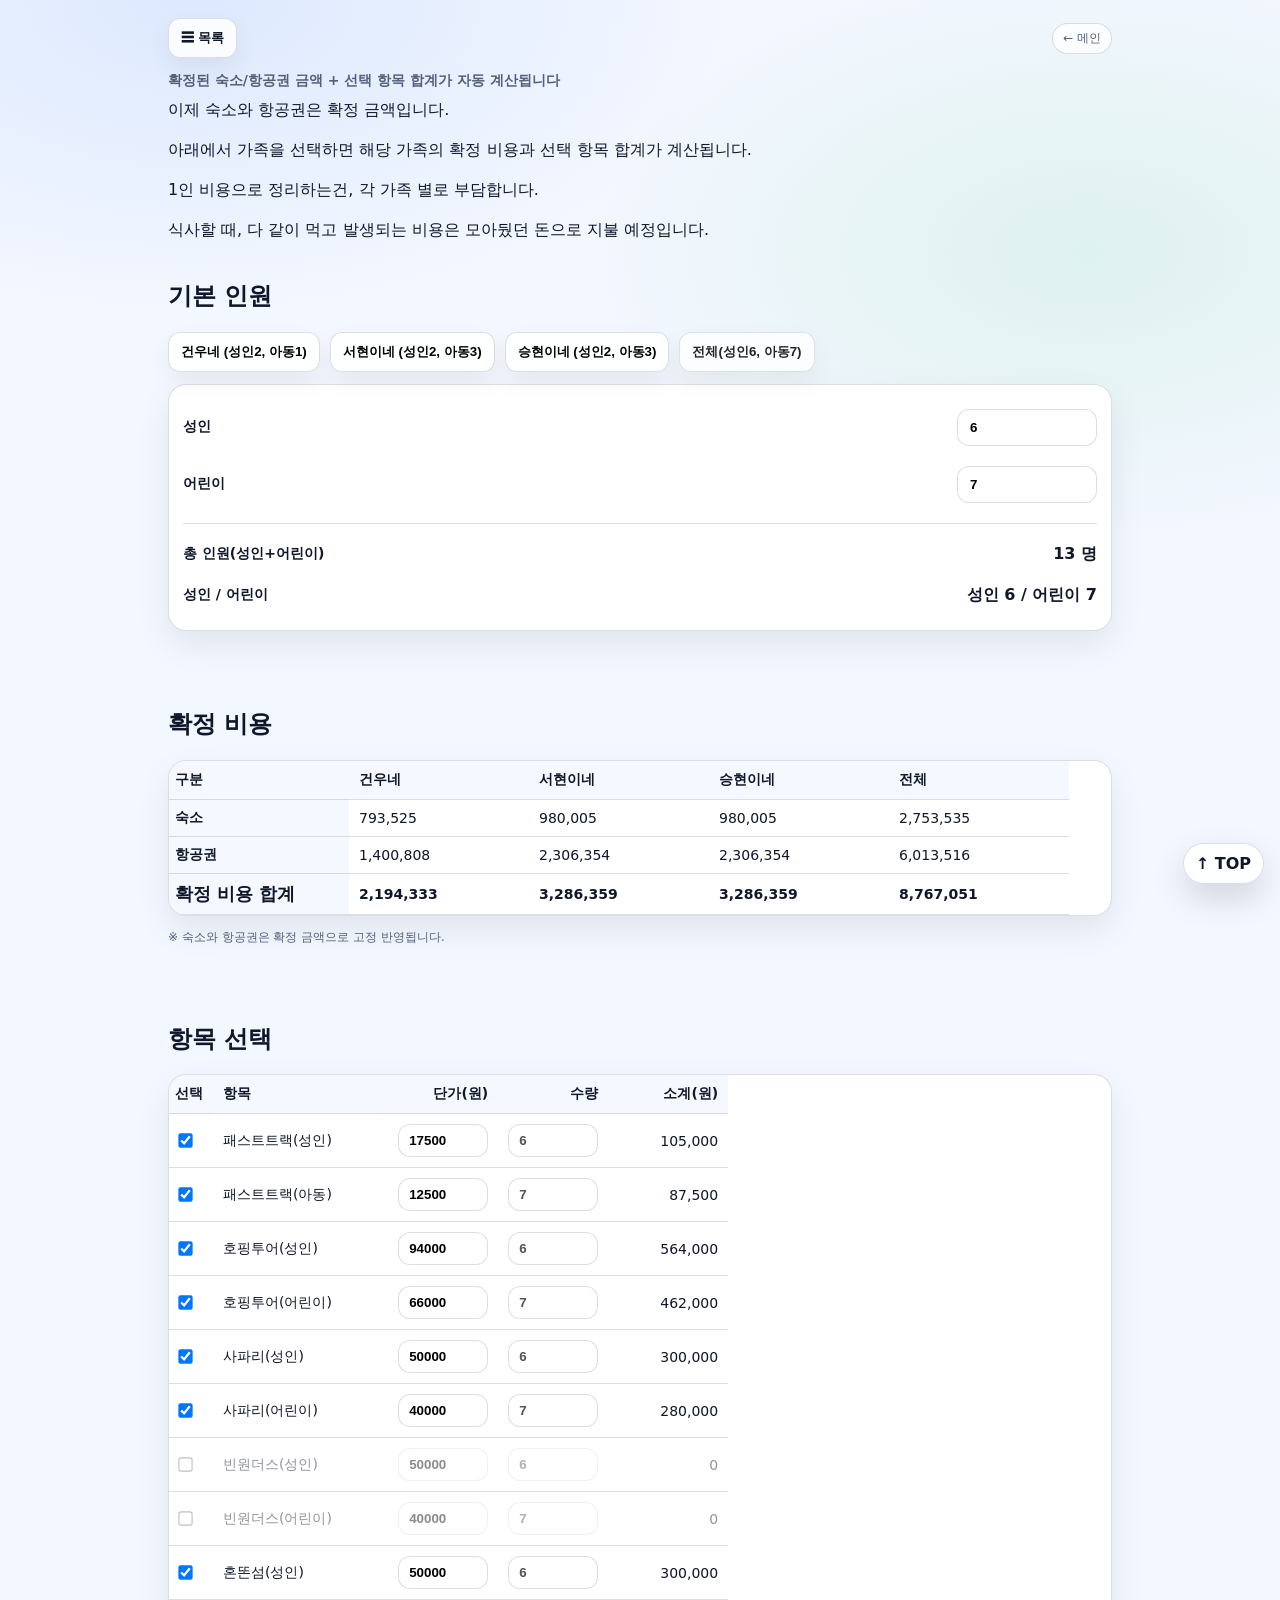
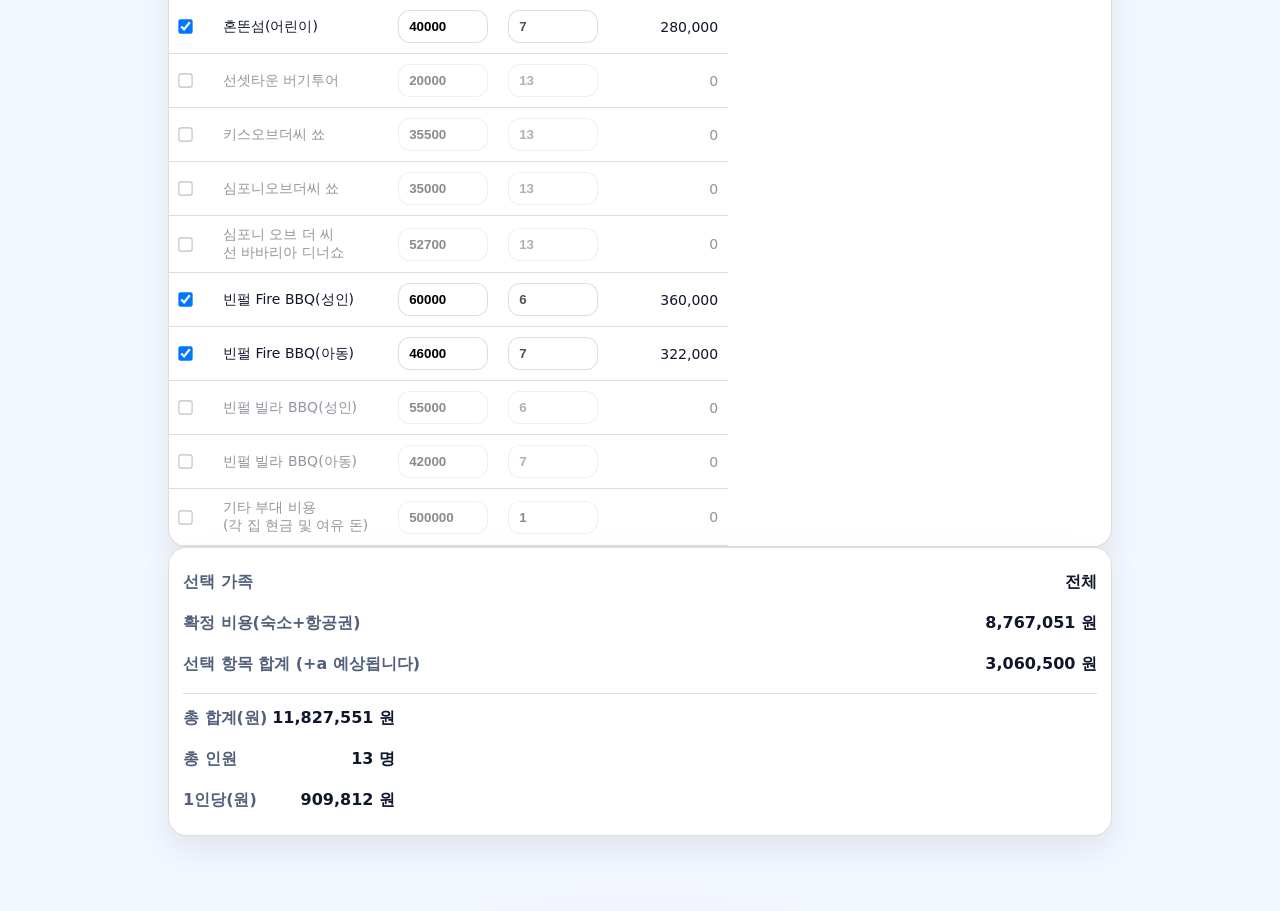
<file: cost.html>
<!doctype html>
<html lang="ko">
<head>
  <meta charset="utf-8" />
  <meta name="viewport" content="width=device-width,initial-scale=1" />
  <title>푸꾸옥 여행 비용 계산(표)</title>
  <link rel="stylesheet" href="./styles.css" />
</head>
<body>
  <div class="wrap" id="top">
    <div class="topbar">
      <div class="menuWrap">
        <button class="menuBtn" id="menuBtn" type="button">☰ 목록</button>
        <div class="menuPanel" id="menuPanel">
          <a class="menuItem" href="./ready.html">준비물</a>
          <a class="menuItem" href="./tips.html">일정</a>
          <a class="menuItem" href="./spots.html">관광</a>
          <a class="menuItem" href="./food.html">맛집</a>
          <a class="menuItem" href="./마사지.html">마사지</a>
          <a class="menuItem" href="./resort.html">숙소 정보(빈펄 원더월드)</a>
          <a class="menuItem" href="./cost.html">비용 계산</a>
        </div>
      </div>
      <div class="badge"><a href="./index.html">← 메인</a></div>
    </div>

    <div class="pageLabel">확정된 숙소/항공권 금액 + 선택 항목 합계가 자동 계산됩니다</div>

    <div class="header">
      <div class="title">
        이제 숙소와 항공권은 확정 금액입니다.<br><br>
        아래에서 가족을 선택하면 해당 가족의 확정 비용과 선택 항목 합계가 계산됩니다.
  <br><br>
        1인 비용으로 정리하는건, 각 가족 별로 부담합니다.  <br><br>
 식사할 때, 다 같이 먹고 발생되는 비용은 모아뒀던 돈으로 지불 예정입니다.   <br><br>
 
      </div>
    </div>

    <!-- =========================
         기본 인원
    ========================= -->
    <div class="section">
      <h2>기본 인원</h2>

      <div class="presetBar">
        <button class="presetBtn" type="button" id="btnGunwoo">건우네 (성인2, 아동1)</button>
        <button class="presetBtn" type="button" id="btnSeohyun">서현이네 (성인2, 아동3)</button>
        <button class="presetBtn" type="button" id="btnSeunghyun">승현이네 (성인2, 아동3)</button>
        <button class="presetBtn presetBtn--ghost" type="button" id="btnAll">전체(성인6, 아동7)</button>
      </div>

      <div class="calcGrid">
        <div class="calcRow">
          <label class="calcLabel">성인</label>
          <input class="calcInput" id="adultCount" type="number" min="0" value="6" />
        </div>
        <div class="calcRow">
          <label class="calcLabel">어린이</label>
          <input class="calcInput" id="childCount" type="number" min="0" value="7" />
        </div>

        <hr class="calcHr">
        <div class="calcRow">
          <div class="calcLabel">총 인원(성인+어린이)</div>
          <div class="calcStrong" id="outPeopleInline">-</div>
        </div>
        <div class="calcRow">
          <div class="calcLabel">성인 / 어린이</div>
          <div class="calcStrong" id="outAdultChildInline">-</div>
        </div>
      </div>
    </div>

    <br><br><br>

    <!-- =========================
         확정 비용
    ========================= -->
    <div class="section">
      <h2>확정 비용</h2>

      <div class="tableWrap">
        <table class="costTable" id="fixedCostTable">
          <colgroup>
            <col style="width:180px;">
            <col style="width:180px;">
            <col style="width:180px;">
            <col style="width:180px;">
            <col style="width:180px;">
          </colgroup>

          <thead>
            <tr>
              <th>구분</th>
              <th>건우네</th>
              <th>서현이네</th>
              <th>승현이네</th>
              <th>전체</th>
            </tr>
          </thead>

          <tbody>
            <tr>
              <th>숙소</th>
              <td id="fixedVillaGunwoo">793,525</td>
              <td id="fixedVillaSeohyun">980,005</td>
              <td id="fixedVillaSeunghyun">980,005</td>
              <td id="fixedVillaAll">2,753,535</td>
            </tr>
            <tr>
              <th>항공권</th>
              <td id="fixedFlightGunwoo">1,400,808</td>
              <td id="fixedFlightSeohyun">2,306,354</td>
              <td id="fixedFlightSeunghyun">2,306,354</td>
              <td id="fixedFlightAll">6,013,516</td>
            </tr>
            <tr>
              <th style="font-size:1.1rem;">확정 비용 합계</th>
              <td id="fixedTotalGunwoo" style="font-weight:800;">2,194,333</td>
              <td id="fixedTotalSeohyun" style="font-weight:800;">3,286,359</td>
              <td id="fixedTotalSeunghyun" style="font-weight:800;">3,286,359</td>
              <td id="fixedTotalAll" style="font-weight:800;">8,767,051</td>
            </tr>
          </tbody>
        </table>
      </div>

      <div class="hintText" style="margin-top:12px;">
        ※ 숙소와 항공권은 확정 금액으로 고정 반영됩니다.
      </div>
    </div>

    <br><br><br>

    <!-- =========================
         항목 선택 표
    ========================= -->
    <div class="section">
      <h2>항목 선택</h2>

      <div class="tableWrap">
        <table class="costTable" id="costTable">
          <colgroup>
            <col style="width:44px;">
            <col style="width:auto;">
            <col style="width:120px;">
            <col style="width:90px;">
            <col style="width:120px;">
          </colgroup>

          <thead>
            <tr>
              <th>선택</th>
              <th>항목</th>
              <th class="num">단가(원)</th>
              <th class="num">수량</th>
              <th class="num">소계(원)</th>
            </tr>
          </thead>

          <tbody>
            <tr data-mode="adult">
              <td><input type="checkbox" class="pick" checked></td>
              <td>패스트트랙(성인)</td>
              <td class="num"><input type="number" class="price" value="17500" min="0"></td>
              <td class="num"><input type="number" class="qty" value="0" min="0" disabled></td>
              <td class="num subtotal">0</td>
            </tr>

            <tr data-mode="child">
              <td><input type="checkbox" class="pick" checked></td>
              <td>패스트트랙(아동)</td>
              <td class="num"><input type="number" class="price" value="12500" min="0"></td>
              <td class="num"><input type="number" class="qty" value="0" min="0" disabled></td>
              <td class="num subtotal">0</td>
            </tr>

            <tr data-mode="adult">
              <td><input type="checkbox" class="pick" checked></td>
              <td>호핑투어(성인)</td>
              <td class="num"><input type="number" class="price" value="94000" min="0"></td>
              <td class="num"><input type="number" class="qty" value="0" min="0" disabled></td>
              <td class="num subtotal">0</td>
            </tr>

            <tr data-mode="child">
              <td><input type="checkbox" class="pick" checked></td>
              <td>호핑투어(어린이)</td>
              <td class="num"><input type="number" class="price" value="66000" min="0"></td>
              <td class="num"><input type="number" class="qty" value="0" min="0" disabled></td>
              <td class="num subtotal">0</td>
            </tr>

            <tr data-mode="adult">
              <td><input type="checkbox" class="pick" checked></td>
              <td>사파리(성인)</td>
              <td class="num"><input type="number" class="price" value="50000" min="0"></td>
              <td class="num"><input type="number" class="qty" value="0" min="0" disabled></td>
              <td class="num subtotal">0</td>
            </tr>

            <tr data-mode="child">
              <td><input type="checkbox" class="pick" checked></td>
              <td>사파리(어린이)</td>
              <td class="num"><input type="number" class="price" value="40000" min="0"></td>
              <td class="num"><input type="number" class="qty" value="0" min="0" disabled></td>
              <td class="num subtotal">0</td>
            </tr>

            <tr data-mode="adult">
              <td><input type="checkbox" class="pick"></td>
              <td>빈원더스(성인)</td>
              <td class="num"><input type="number" class="price" value="50000" min="0"></td>
              <td class="num"><input type="number" class="qty" value="0" min="0" disabled></td>
              <td class="num subtotal">0</td>
            </tr>

            <tr data-mode="child">
              <td><input type="checkbox" class="pick"></td>
              <td>빈원더스(어린이)</td>
              <td class="num"><input type="number" class="price" value="40000" min="0"></td>
              <td class="num"><input type="number" class="qty" value="0" min="0" disabled></td>
              <td class="num subtotal">0</td>
            </tr>

            <tr data-mode="adult">
              <td><input type="checkbox" class="pick" checked></td>
              <td>혼똔섬(성인)</td>
              <td class="num"><input type="number" class="price" value="50000" min="0"></td>
              <td class="num"><input type="number" class="qty" value="0" min="0" disabled></td>
              <td class="num subtotal">0</td>
            </tr>

            <tr data-mode="child">
              <td><input type="checkbox" class="pick" checked></td>
              <td>혼똔섬(어린이)</td>
              <td class="num"><input type="number" class="price" value="40000" min="0"></td>
              <td class="num"><input type="number" class="qty" value="0" min="0" disabled></td>
              <td class="num subtotal">0</td>
            </tr>

            <tr data-mode="people">
              <td><input type="checkbox" class="pick"></td>
              <td>선셋타운 버기투어</td>
              <td class="num"><input type="number" class="price" value="20000" min="0"></td>
              <td class="num"><input type="number" class="qty" value="0" min="0" disabled></td>
              <td class="num subtotal">0</td>
            </tr>

            <tr data-mode="people">
              <td><input type="checkbox" class="pick"></td>
              <td>키스오브더씨 쑈</td>
              <td class="num"><input type="number" class="price" value="35500" min="0"></td>
              <td class="num"><input type="number" class="qty" value="0" min="0" disabled></td>
              <td class="num subtotal">0</td>
            </tr>

            <tr data-mode="people">
              <td><input type="checkbox" class="pick"></td>
              <td>심포니오브더씨 쑈</td>
              <td class="num"><input type="number" class="price" value="35000" min="0"></td>
              <td class="num"><input type="number" class="qty" value="0" min="0" disabled></td>
              <td class="num subtotal">0</td>
            </tr>

            <tr data-mode="people">
              <td><input type="checkbox" class="pick"></td>
              <td>심포니 오브 더 씨<br>선 바바리아 디너쇼</td>
              <td class="num"><input type="number" class="price" value="52700" min="0"></td>
              <td class="num"><input type="number" class="qty" value="0" min="0" disabled></td>
              <td class="num subtotal">0</td>
            </tr>

            <tr data-mode="adult">
              <td><input type="checkbox" class="pick" checked></td>
              <td>빈펄 Fire BBQ(성인)</td>
              <td class="num"><input type="number" class="price" value="60000" min="0"></td>
              <td class="num"><input type="number" class="qty" value="0" min="0" disabled></td>
              <td class="num subtotal">0</td>
            </tr>

            <tr data-mode="child">
              <td><input type="checkbox" class="pick" checked></td>
              <td>빈펄 Fire BBQ(아동)</td>
              <td class="num"><input type="number" class="price" value="46000" min="0"></td>
              <td class="num"><input type="number" class="qty" value="0" min="0" disabled></td>
              <td class="num subtotal">0</td>
            </tr>

            <tr data-mode="adult">
              <td><input type="checkbox" class="pick"></td>
              <td>빈펄 빌라 BBQ(성인)</td>
              <td class="num"><input type="number" class="price" value="55000" min="0"></td>
              <td class="num"><input type="number" class="qty" value="0" min="0" disabled></td>
              <td class="num subtotal">0</td>
            </tr>

            <tr data-mode="child">
              <td><input type="checkbox" class="pick"></td>
              <td>빈펄 빌라 BBQ(아동)</td>
              <td class="num"><input type="number" class="price" value="42000" min="0"></td>
              <td class="num"><input type="number" class="qty" value="0" min="0" disabled></td>
              <td class="num subtotal">0</td>
            </tr>

            <tr data-mode="manual">
              <td><input type="checkbox" class="pick"></td>
              <td>기타 부대 비용<br>(각 집 현금 및 여유 돈)</td>
              <td class="num"><input type="number" class="price" value="500000" min="0"></td>
              <td class="num"><input type="number" class="qty" value="1" min="0"></td>
              <td class="num subtotal">0</td>
            </tr>
          </tbody>
        </table>
      </div>

      <div class="resultBox">
        <div class="resultRow">
          <div class="resultLabel">선택 가족</div>
          <div class="resultValue" id="outFamily">전체</div>
        </div>
        <div class="resultRow">
          <div class="resultLabel">확정 비용(숙소+항공권)</div>
          <div class="resultValue" id="outFixedTotal">-</div>
        </div>
        <div class="resultRow">
          <div class="resultLabel">선택 항목 합계 (+a 예상됩니다)</div>
          <div class="resultValue" id="outOptionTotal">-</div>
        </div>
        <div class="resultRow total">
          <div class="resultLabel">총 합계(원)</div>
          <div class="resultValue" id="outTotal">-</div>
        </div>
        <div class="resultRow">
          <div class="resultLabel">총 인원</div>
          <div class="resultValue" id="outPeople">-</div>
        </div>
        <div class="resultRow">
          <div class="resultLabel">1인당(원)</div>
          <div class="resultValue" id="outPerPerson">-</div>
        </div>
      </div>
    </div>

    <br><br><br>

    <a class="toTop" href="#top" aria-label="맨 위로">↑ TOP</a>
  </div>

  <script>
    (function(){
      const btn = document.getElementById("menuBtn");
      const panel = document.getElementById("menuPanel");
      if(!btn || !panel) return;

      btn.addEventListener("click", () => panel.classList.toggle("open"));

      document.addEventListener("click", (e) => {
        if(!panel.classList.contains("open")) return;
        if(panel.contains(e.target) || btn.contains(e.target)) return;
        panel.classList.remove("open");
      });
    })();

    const adultEl = document.getElementById("adultCount");
    const childEl = document.getElementById("childCount");
    const table = document.getElementById("costTable");

    const btnGunwoo = document.getElementById("btnGunwoo");
    const btnSeohyun = document.getElementById("btnSeohyun");
    const btnSeunghyun = document.getElementById("btnSeunghyun");
    const btnAll = document.getElementById("btnAll");

    let selectedFamily = "all";

    const fixedCosts = {
      gunwoo: {
        name: "건우네",
        adults: 2,
        kids: 1,
        villa: 793525,
        flight: 1400808
      },
      seohyun: {
        name: "서현이네",
        adults: 2,
        kids: 3,
        villa: 980005,
        flight: 2306354
      },
      seunghyun: {
        name: "승현이네",
        adults: 2,
        kids: 3,
        villa: 980005,
        flight: 2306354
      },
      all: {
        name: "전체",
        adults: 6,
        kids: 7,
        villa: 793525 + 980005 + 980005,
        flight: 1400808 + 2306354 + 2306354
      }
    };

    const fmt = (n) => Math.round(n).toLocaleString("ko-KR");

    function getPeople(){
      const a = Number(adultEl.value) || 0;
      const c = Number(childEl.value) || 0;
      return { adults: a, kids: c, people: a + c };
    }

    function getSelectedFixedTotal(){
      const item = fixedCosts[selectedFamily] || fixedCosts.all;
      return (item.villa || 0) + (item.flight || 0);
    }

    function refreshFixedSummary(){
      const item = fixedCosts[selectedFamily] || fixedCosts.all;
      document.getElementById("outFamily").textContent = item.name;
      document.getElementById("outFixedTotal").textContent = fmt(item.villa + item.flight) + " 원";
    }

    function calc(){
      const { adults, kids, people } = getPeople();

      document.getElementById("outPeopleInline").textContent = fmt(people) + " 명";
      document.getElementById("outAdultChildInline").textContent =
        `성인 ${fmt(adults)} / 어린이 ${fmt(kids)}`;
      document.getElementById("outPeople").textContent = fmt(people) + " 명";

      refreshFixedSummary();

      let optionTotal = 0;

      table.querySelectorAll("tbody tr").forEach(tr => {
        const pick = tr.querySelector(".pick");
        const price = tr.querySelector(".price");
        const qty = tr.querySelector(".qty");
        const subtotalEl = tr.querySelector(".subtotal");

        const mode = tr.getAttribute("data-mode");
        const isOn = pick.checked;

        if(mode === "adult") qty.value = adults;
        else if(mode === "child") qty.value = kids;
        else if(mode === "people") qty.value = people;

        if(mode === "manual") {
          qty.disabled = false;
          qty.readOnly = false;
        } else {
          qty.disabled = true;
          qty.readOnly = true;
        }

        const p = Number(price.value) || 0;
        const q = Number(qty.value) || 0;
        const sub = isOn ? (p * q) : 0;

        subtotalEl.textContent = fmt(sub);
        tr.style.opacity = isOn ? "1" : "0.45";

        optionTotal += sub;
      });

      const fixedTotal = getSelectedFixedTotal();
      const grandTotal = fixedTotal + optionTotal;

      document.getElementById("outOptionTotal").textContent = fmt(optionTotal) + " 원";
      document.getElementById("outTotal").textContent = fmt(grandTotal) + " 원";
      document.getElementById("outPerPerson").textContent =
        people > 0 ? (fmt(grandTotal / people) + " 원") : "-";
    }

    function selectPreset(familyKey){
      selectedFamily = familyKey;

      const item = fixedCosts[familyKey] || fixedCosts.all;
      adultEl.value = item.adults;
      childEl.value = item.kids;

      calc();
    }

    btnGunwoo.addEventListener("click", () => selectPreset("gunwoo"));
    btnSeohyun.addEventListener("click", () => selectPreset("seohyun"));
    btnSeunghyun.addEventListener("click", () => selectPreset("seunghyun"));
    btnAll.addEventListener("click", () => selectPreset("all"));

    document.addEventListener("input", (e) => {
      if(
        e.target.closest("#costTable") ||
        e.target === adultEl ||
        e.target === childEl
      ){
        calc();
      }
    });

    document.addEventListener("change", (e) => {
      if(e.target.closest("#costTable")){
        calc();
      }
    });

    calc();
  </script>
</body>
</html>
</file>
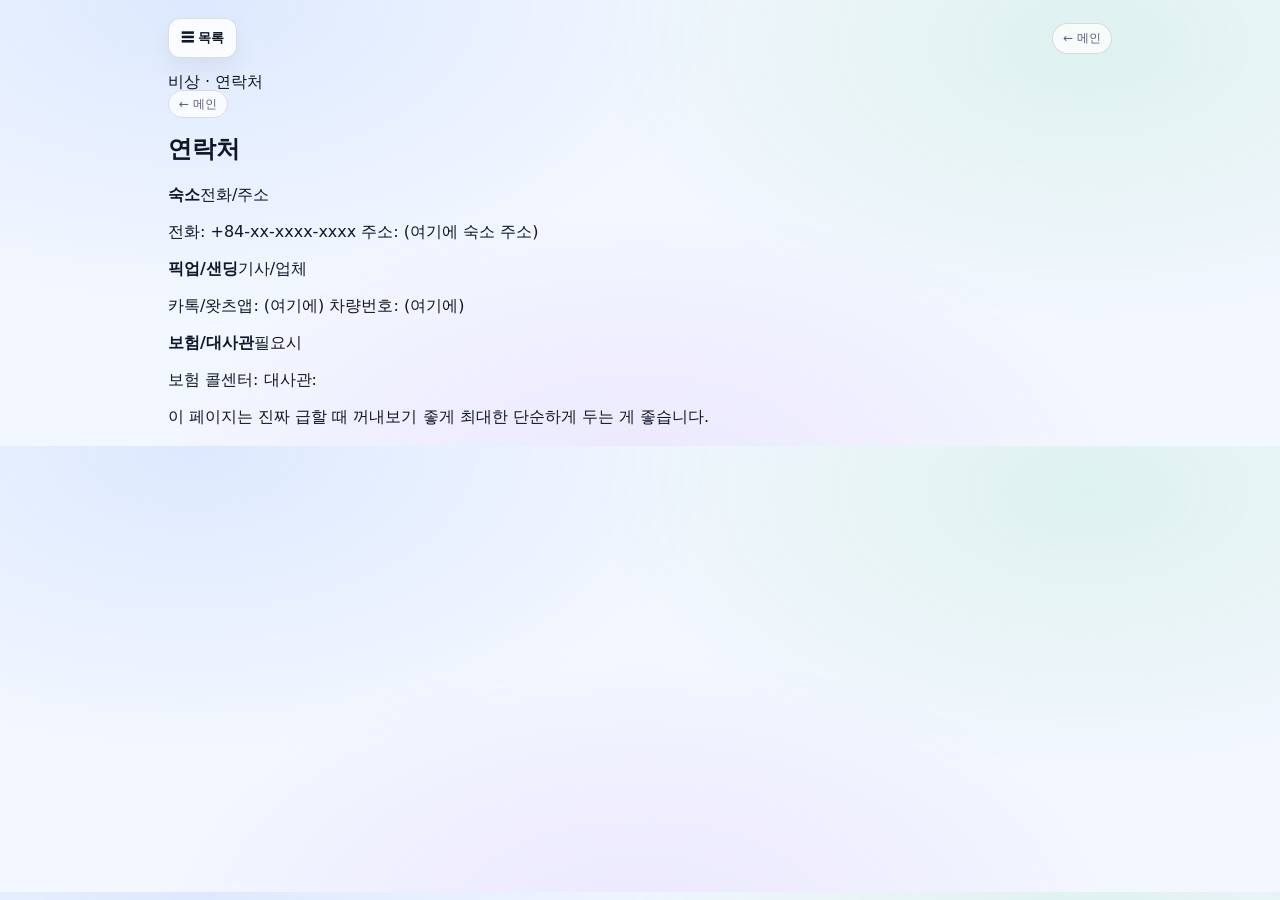
<file: emergency.html>
<!doctype html>
<html lang="ko">
<head>
  <meta charset="utf-8" />
  <meta name="viewport" content="width=device-width,initial-scale=1" />
  <title>비상 · 연락처</title>
  <link rel="stylesheet" href="./styles.css" />
</head>
<body>
  <div class="wrap">
<div class="topbar">
  <div class="menuWrap">
    <button class="menuBtn" id="menuBtn" type="button">☰ 목록</button>
    <div class="menuPanel" id="menuPanel">
      <a class="menuItem" href="./ready.html">준비물</a>
      <a class="menuItem" href="./tips.html">일정</a>
      <a class="menuItem" href="./spots.html">관광</a>
      <a class="menuItem" href="./food.html">먹거리</a>
    </div>
  </div>
  <div class="badge"><a href="./index.html">← 메인</a></div>
</div>
    <div class="header">
      <div class="title">비상 · 연락처</div>
      <a class="badge" href="./index.html">← 메인</a>
    </div>

    <div class="section">
      <h2>연락처</h2>
      <div class="list">
        <div class="item">
          <div class="h"><b>숙소</b><span>전화/주소</span></div>
          <p>전화: +84-xx-xxxx-xxxx
주소: (여기에 숙소 주소)</p>
        </div>
        <div class="item">
          <div class="h"><b>픽업/샌딩</b><span>기사/업체</span></div>
          <p>카톡/왓츠앱: (여기에)
차량번호: (여기에)</p>
        </div>
        <div class="item">
          <div class="h"><b>보험/대사관</b><span>필요시</span></div>
          <p>보험 콜센터:
대사관:</p>
        </div>
      </div>
      <div class="footer">이 페이지는 진짜 급할 때 꺼내보기 좋게 최대한 단순하게 두는 게 좋습니다.</div>
    </div>
  </div>
<script>
  (function(){
    const btn = document.getElementById("menuBtn");
    const panel = document.getElementById("menuPanel");
    if(!btn || !panel) return;

    btn.addEventListener("click", () => {
      panel.classList.toggle("open");
    });

    // 바깥 클릭하면 닫기
    document.addEventListener("click", (e) => {
      if(!panel.classList.contains("open")) return;
      if(panel.contains(e.target) || btn.contains(e.target)) return;
      panel.classList.remove("open");
    });
  })();
</script>
</body>
</html>
</file>
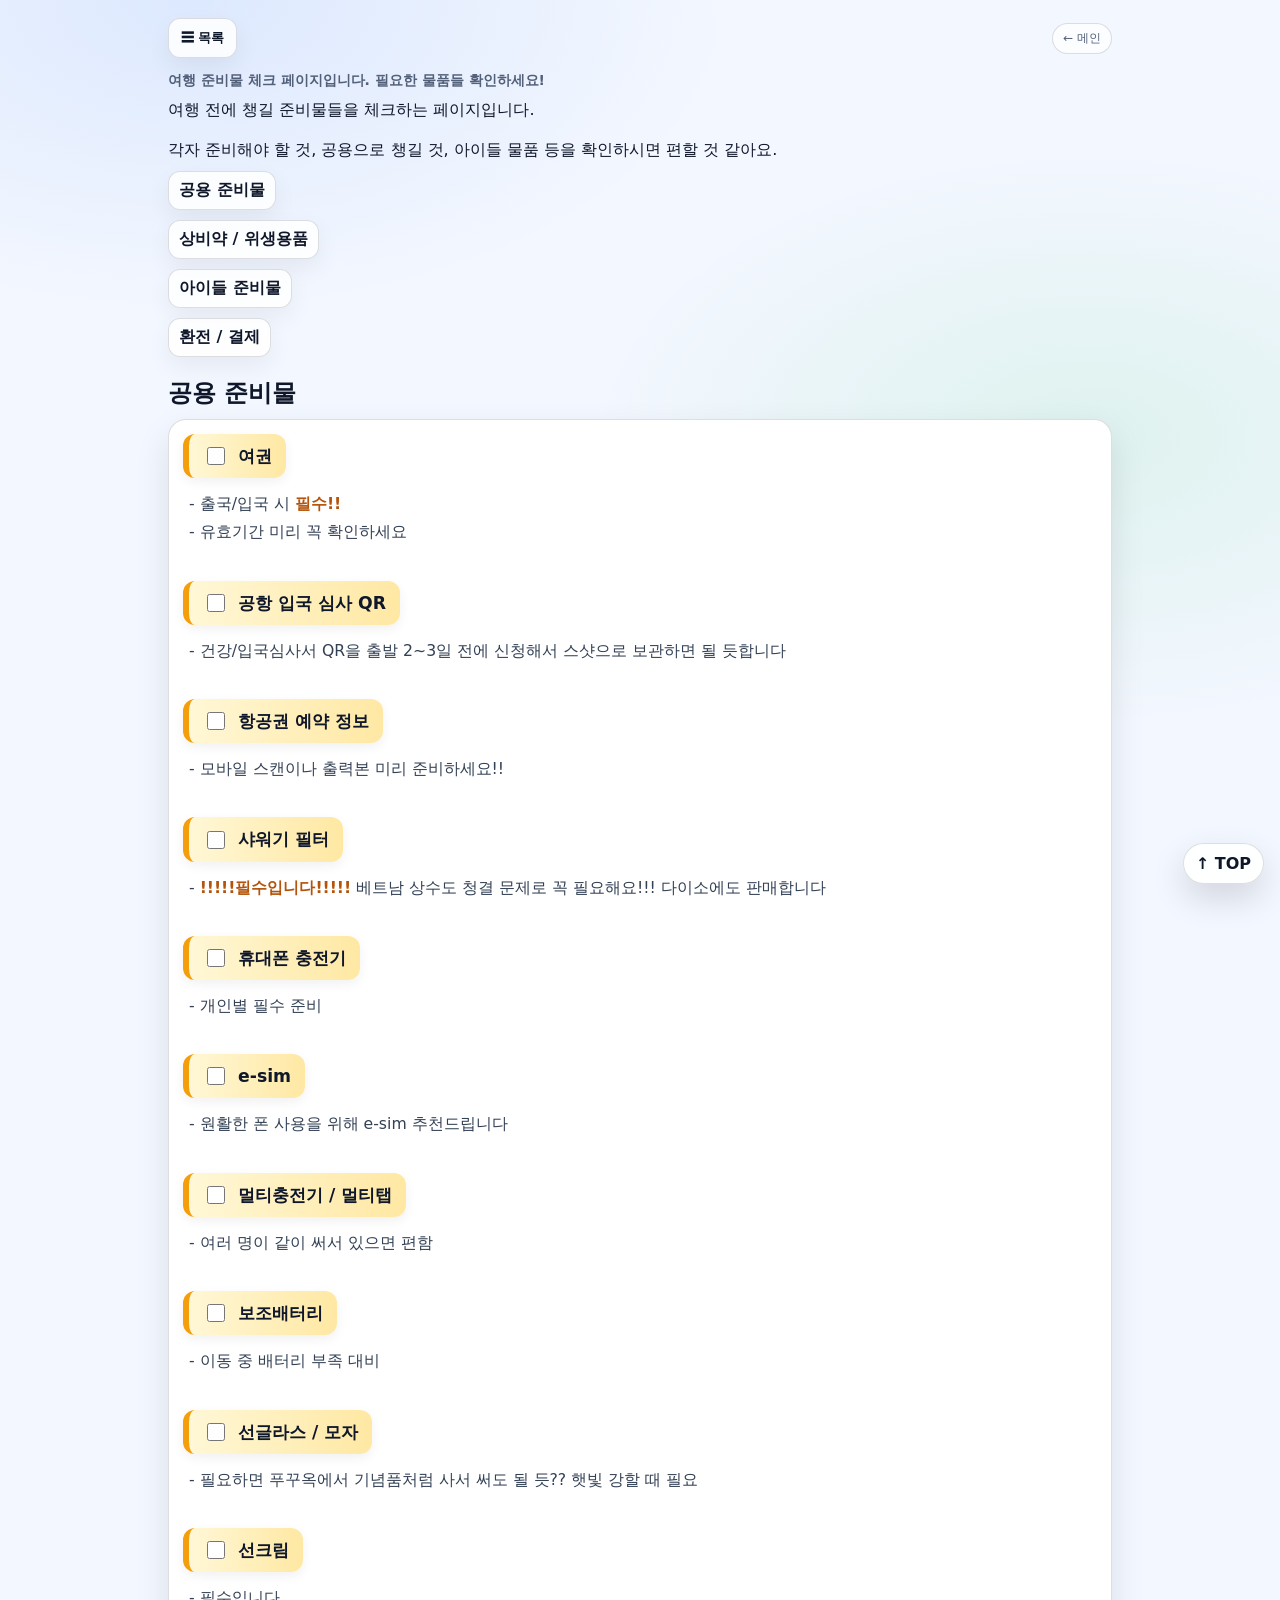
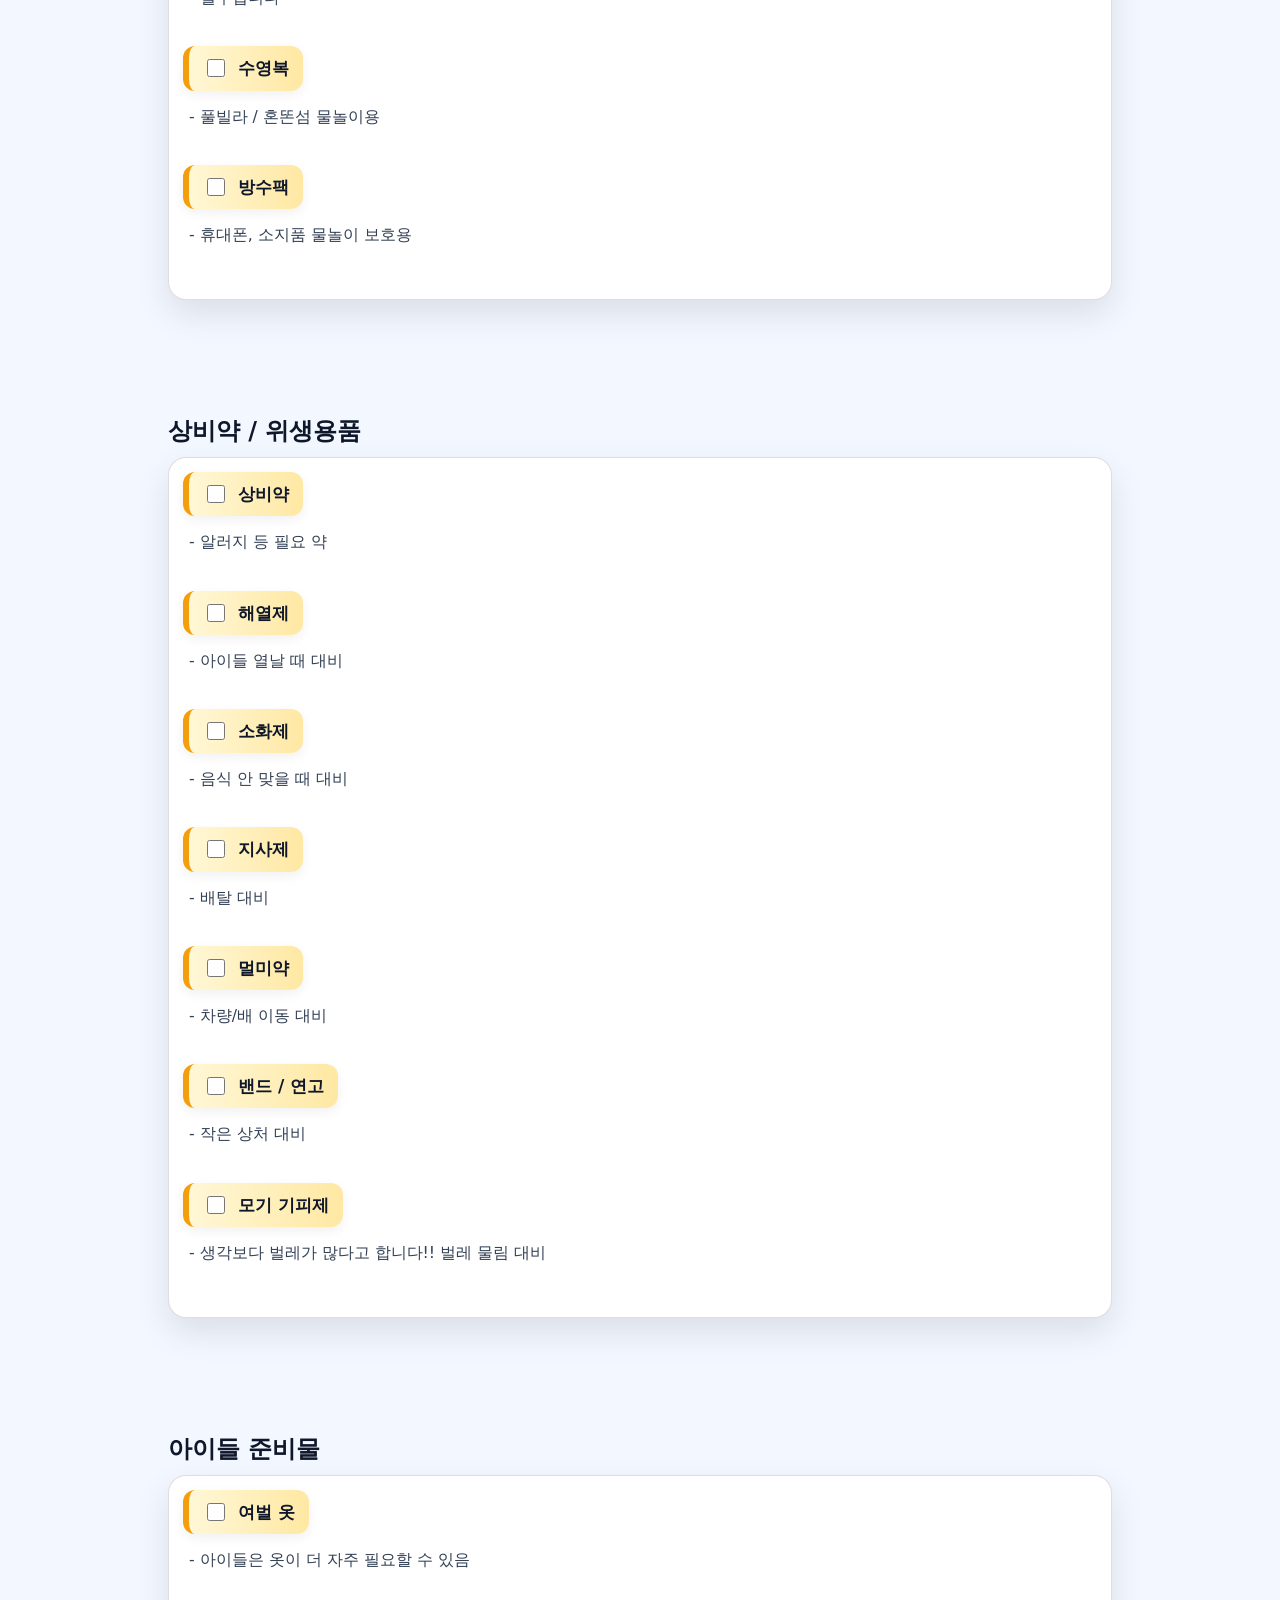
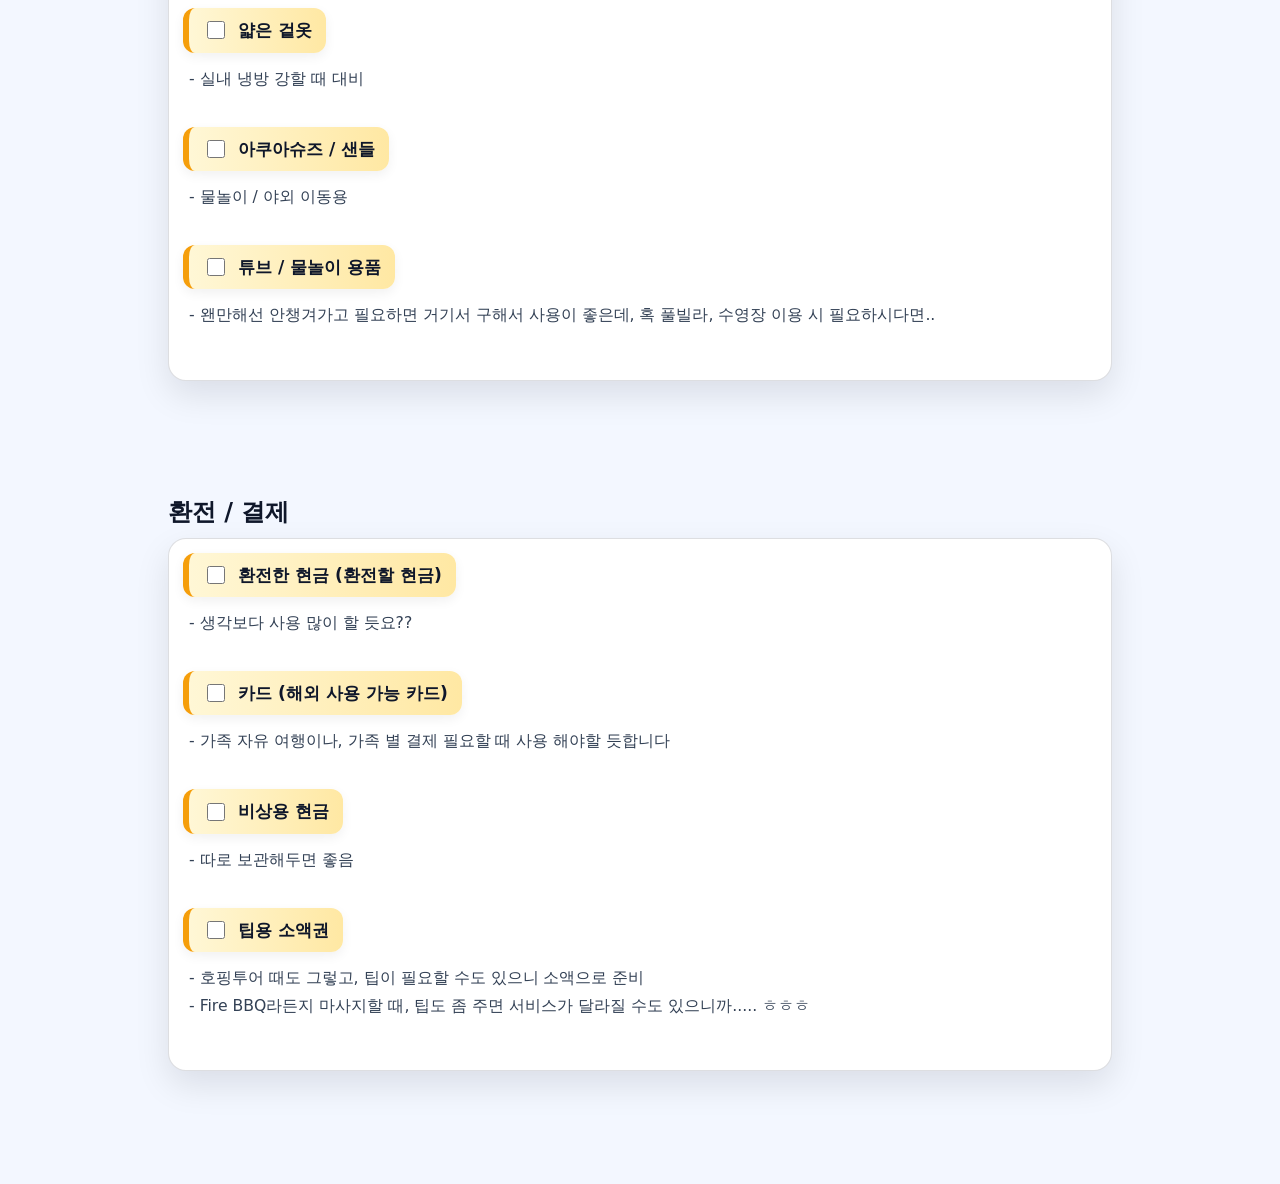
<file: ready.html>
<!doctype html>
<html lang="ko">
<head>
  <meta charset="utf-8" />
  <meta name="viewport" content="width=device-width,initial-scale=1" />
  <title>엄친 가족들 푸꾸옥 준비물</title>
  <link rel="stylesheet" href="./styles.css" />
  <style>
    .checkTitle{
      display:inline-flex;
      align-items:center;
      gap:10px;
      font-size:1.08rem;
      font-weight:900;
      color:#0f172a;
      background:linear-gradient(90deg, #fff7d6 0%, #ffe8a3 100%);
      padding:10px 14px;
      border-left:6px solid #f59e0b;
      border-radius:12px;
      box-shadow:0 4px 12px rgba(0,0,0,0.06);
      line-height:1.4;
    }

    .checkTitle input[type="checkbox"]{
      width:18px;
      height:18px;
      accent-color:#f59e0b;
      cursor:pointer;
      flex:0 0 auto;
    }

    .checkDesc{
      margin:12px 0 34px 6px;
      color:#334155;
      font-size:0.98rem;
      line-height:1.8;
    }

    .checkDesc strong{
      color:#b45309;
      font-weight:900;
    }

    .toc .tocLink{
      font-weight:800;
    }
  </style>
</head>
<body>
  <div class="wrap">
    <div class="topbar">
      <div class="menuWrap">
        <button class="menuBtn" id="menuBtn" type="button">☰ 목록</button>
        <div class="menuPanel" id="menuPanel">
          <a class="menuItem" href="./ready.html">준비물</a>
          <a class="menuItem" href="./tips.html">일정</a>
          <a class="menuItem" href="./spots.html">관광</a>
          <a class="menuItem" href="./food.html">맛집</a>
          <a class="menuItem" href="./마사지.html">마사지</a>
          <a class="menuItem" href="./resort.html">숙소 정보(빈펄 원더월드)</a>
          <a class="menuItem" href="./cost.html">비용 계산</a>
        </div>
      </div>
      <div class="badge"><a href="./index.html">← 메인</a></div>
    </div>

    <div class="pageLabel">여행 준비물 체크 페이지입니다. 필요한 물품들 확인하세요!</div>

    <div class="header" id="top">
      <div class="title">
        여행 전에 챙길 준비물들을 체크하는 페이지입니다.<br><br>
        각자 준비해야 할 것, 공용으로 챙길 것, 아이들 물품 등을 확인하시면 편할 것 같아요.
      </div>

      <div class="toc">
        <a class="tocLink" href="#common">공용 준비물</a>
        <a class="tocLink" href="#medicine">상비약 / 위생용품</a>
        <a class="tocLink" href="#kids">아이들 준비물</a>
        <a class="tocLink" href="#money">환전 / 결제</a>
      </div>
    </div>

    <!-- 공용 준비물 -->
    <div class="section spotSection" id="common">
      <h2>공용 준비물</h2>

      <div class="spotCard">
        <div class="spotDesc">
          <label class="checkTitle"><input type="checkbox"> 여권</label>
          <div class="checkDesc">
            - 출국/입국 시 <strong>필수!!</strong><br>
            - 유효기간 미리 꼭 확인하세요
          </div>

          <label class="checkTitle"><input type="checkbox"> 공항 입국 심사 QR</label>
          <div class="checkDesc">
            - 건강/입국심사서 QR을 출발 2~3일 전에 신청해서 스샷으로 보관하면 될 듯합니다
          </div>

          <label class="checkTitle"><input type="checkbox"> 항공권 예약 정보</label>
          <div class="checkDesc">
            - 모바일 스캔이나 출력본 미리 준비하세요!!
          </div>

          <label class="checkTitle"><input type="checkbox"> 샤워기 필터</label>
          <div class="checkDesc">
            - <strong>!!!!!필수입니다!!!!!</strong> 베트남 상수도 청결 문제로 꼭 필요해요!!! 다이소에도 판매합니다
          </div>

          <label class="checkTitle"><input type="checkbox"> 휴대폰 충전기</label>
          <div class="checkDesc">
            - 개인별 필수 준비
          </div>

          <label class="checkTitle"><input type="checkbox"> e-sim</label>
          <div class="checkDesc">
            - 원활한 폰 사용을 위해 e-sim 추천드립니다
          </div>

          <label class="checkTitle"><input type="checkbox"> 멀티충전기 / 멀티탭</label>
          <div class="checkDesc">
            - 여러 명이 같이 써서 있으면 편함
          </div>

          <label class="checkTitle"><input type="checkbox"> 보조배터리</label>
          <div class="checkDesc">
            - 이동 중 배터리 부족 대비
          </div>

          <label class="checkTitle"><input type="checkbox"> 선글라스 / 모자</label>
          <div class="checkDesc">
            - 필요하면 푸꾸옥에서 기념품처럼 사서 써도 될 듯?? 햇빛 강할 때 필요
          </div>

          <label class="checkTitle"><input type="checkbox"> 선크림</label>
          <div class="checkDesc">
            - 필수입니다
          </div>

          <label class="checkTitle"><input type="checkbox"> 수영복</label>
          <div class="checkDesc">
            - 풀빌라 / 혼똔섬 물놀이용
          </div>

          <label class="checkTitle"><input type="checkbox"> 방수팩</label>
          <div class="checkDesc">
            - 휴대폰, 소지품 물놀이 보호용
          </div>
        </div>
      </div>
    </div>

    <br><br><br><br><br>

    <!-- 상비약 / 위생용품 -->
    <div class="section spotSection" id="medicine">
      <h2>상비약 / 위생용품</h2>

      <div class="spotCard">
        <div class="spotDesc">
          <label class="checkTitle"><input type="checkbox"> 상비약</label>
          <div class="checkDesc">
            - 알러지 등 필요 약
          </div>

          <label class="checkTitle"><input type="checkbox"> 해열제</label>
          <div class="checkDesc">
            - 아이들 열날 때 대비
          </div>

          <label class="checkTitle"><input type="checkbox"> 소화제</label>
          <div class="checkDesc">
            - 음식 안 맞을 때 대비
          </div>

          <label class="checkTitle"><input type="checkbox"> 지사제</label>
          <div class="checkDesc">
            - 배탈 대비
          </div>

          <label class="checkTitle"><input type="checkbox"> 멀미약</label>
          <div class="checkDesc">
            - 차량/배 이동 대비
          </div>

          <label class="checkTitle"><input type="checkbox"> 밴드 / 연고</label>
          <div class="checkDesc">
            - 작은 상처 대비
          </div>

          <label class="checkTitle"><input type="checkbox"> 모기 기피제</label>
          <div class="checkDesc">
            - 생각보다 벌레가 많다고 합니다!! 벌레 물림 대비
          </div>
        </div>
      </div>
    </div>

    <br><br><br><br><br>

    <!-- 아이들 준비물 -->
    <div class="section spotSection" id="kids">
      <h2>아이들 준비물</h2>

      <div class="spotCard">
        <div class="spotDesc">
          <label class="checkTitle"><input type="checkbox"> 여벌 옷</label>
          <div class="checkDesc">
            - 아이들은 옷이 더 자주 필요할 수 있음
          </div>

          <label class="checkTitle"><input type="checkbox"> 얇은 겉옷</label>
          <div class="checkDesc">
            - 실내 냉방 강할 때 대비
          </div>

          <label class="checkTitle"><input type="checkbox"> 아쿠아슈즈 / 샌들</label>
          <div class="checkDesc">
            - 물놀이 / 야외 이동용
          </div>

          <label class="checkTitle"><input type="checkbox"> 튜브 / 물놀이 용품</label>
          <div class="checkDesc">
            - 왠만해선 안챙겨가고 필요하면 거기서 구해서 사용이 좋은데, 혹 풀빌라, 수영장 이용 시 필요하시다면..
          </div>
        </div>
      </div>
    </div>

    <br><br><br><br><br>

    <!-- 환전 / 결제 -->
    <div class="section spotSection" id="money">
      <h2>환전 / 결제</h2>

      <div class="spotCard">
        <div class="spotDesc">
          <label class="checkTitle"><input type="checkbox"> 환전한 현금 (환전할 현금)</label>
          <div class="checkDesc">
            - 생각보다 사용 많이 할 듯요??
          </div>

          <label class="checkTitle"><input type="checkbox"> 카드 (해외 사용 가능 카드)</label>
          <div class="checkDesc">
            - 가족 자유 여행이나, 가족 별 결제 필요할 때 사용 해야할 듯합니다
          </div>

          <label class="checkTitle"><input type="checkbox"> 비상용 현금</label>
          <div class="checkDesc">
            - 따로 보관해두면 좋음
          </div>

          <label class="checkTitle"><input type="checkbox"> 팁용 소액권</label>
          <div class="checkDesc">
            - 호핑투어 때도 그렇고, 팁이 필요할 수도 있으니 소액으로 준비<br>
            - Fire BBQ라든지 마사지할 때, 팁도 좀 주면 서비스가 달라질 수도 있으니까..... ㅎㅎㅎ
          </div>
        </div>
      </div>
    </div>

    <br><br><br><br><br>

    <a class="toTop" href="#top" aria-label="맨 위로">↑ TOP</a>
  </div>

  <script>
    (function(){
      const btn = document.getElementById("menuBtn");
      const panel = document.getElementById("menuPanel");
      if(!btn || !panel) return;

      btn.addEventListener("click", () => {
        panel.classList.toggle("open");
      });

      document.addEventListener("click", (e) => {
        if(!panel.classList.contains("open")) return;
        if(panel.contains(e.target) || btn.contains(e.target)) return;
        panel.classList.remove("open");
      });
    })();
  </script>
</body>
</html>
</file>
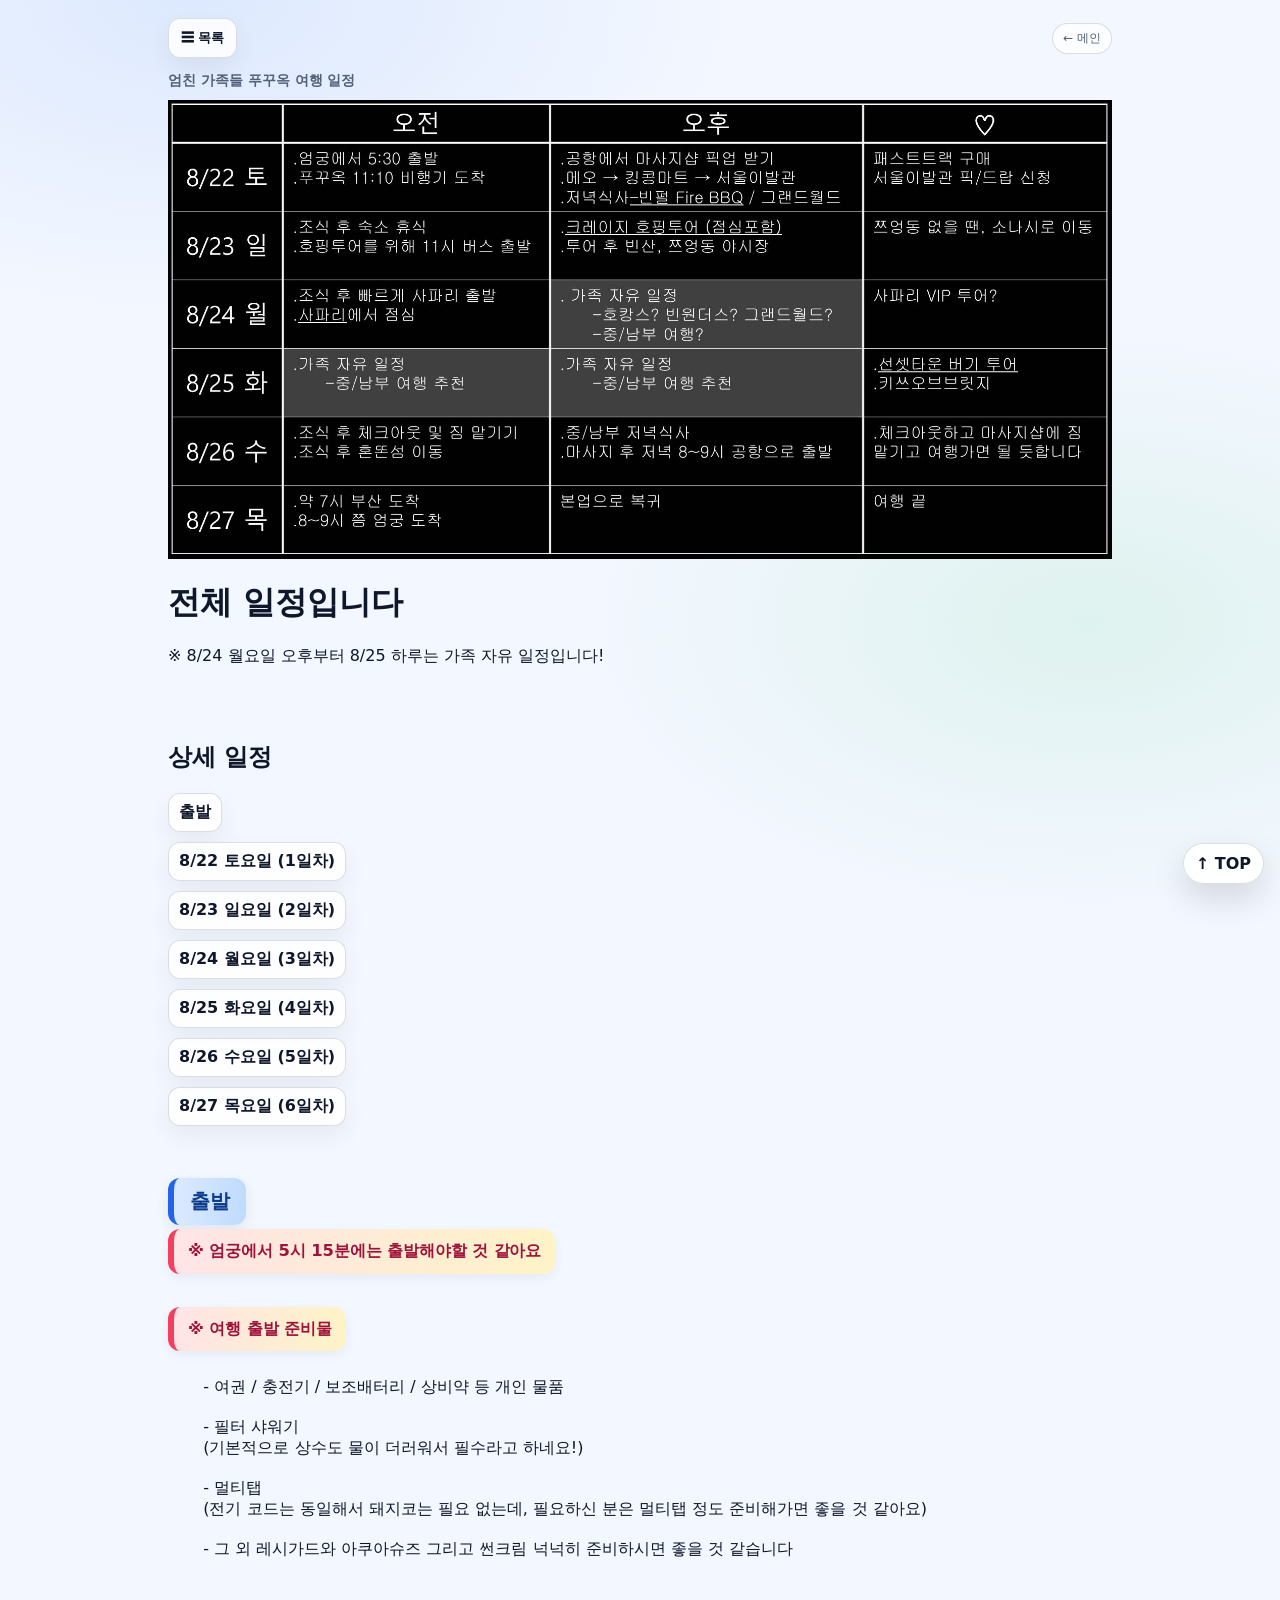
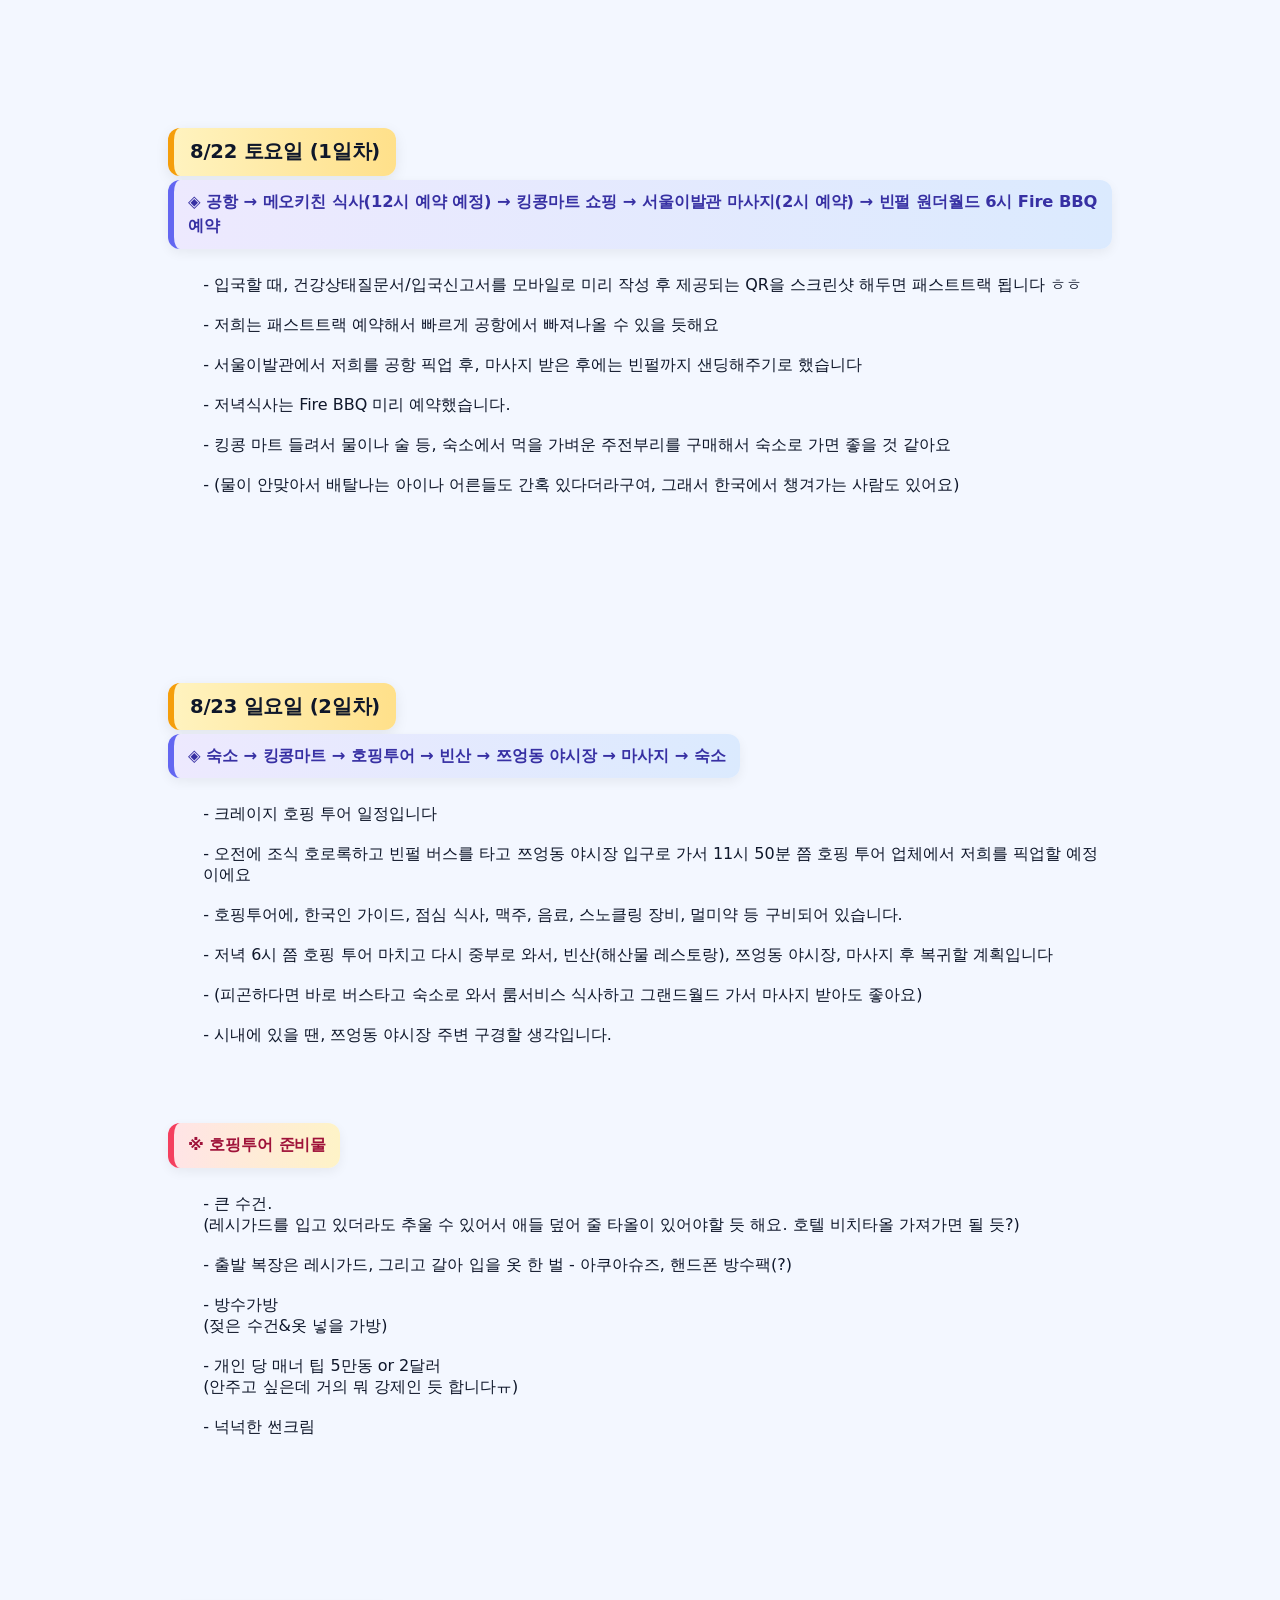
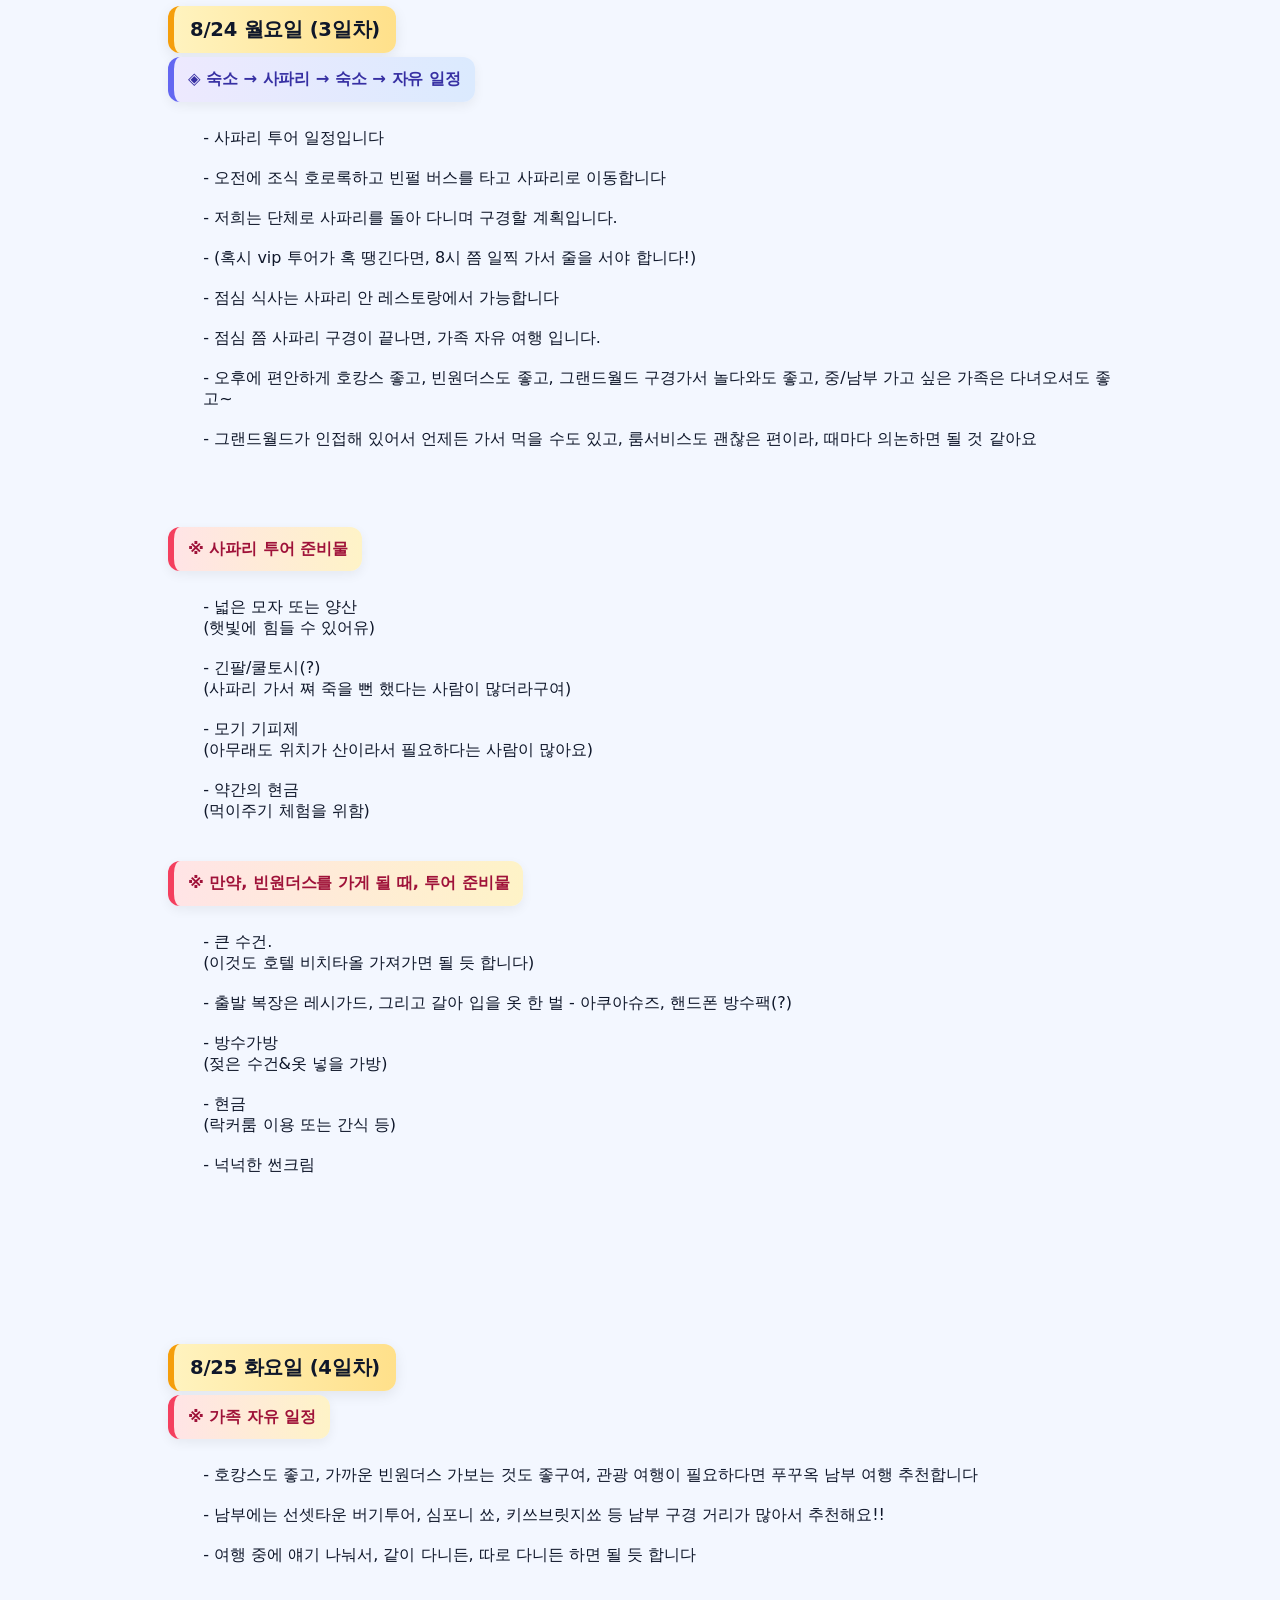
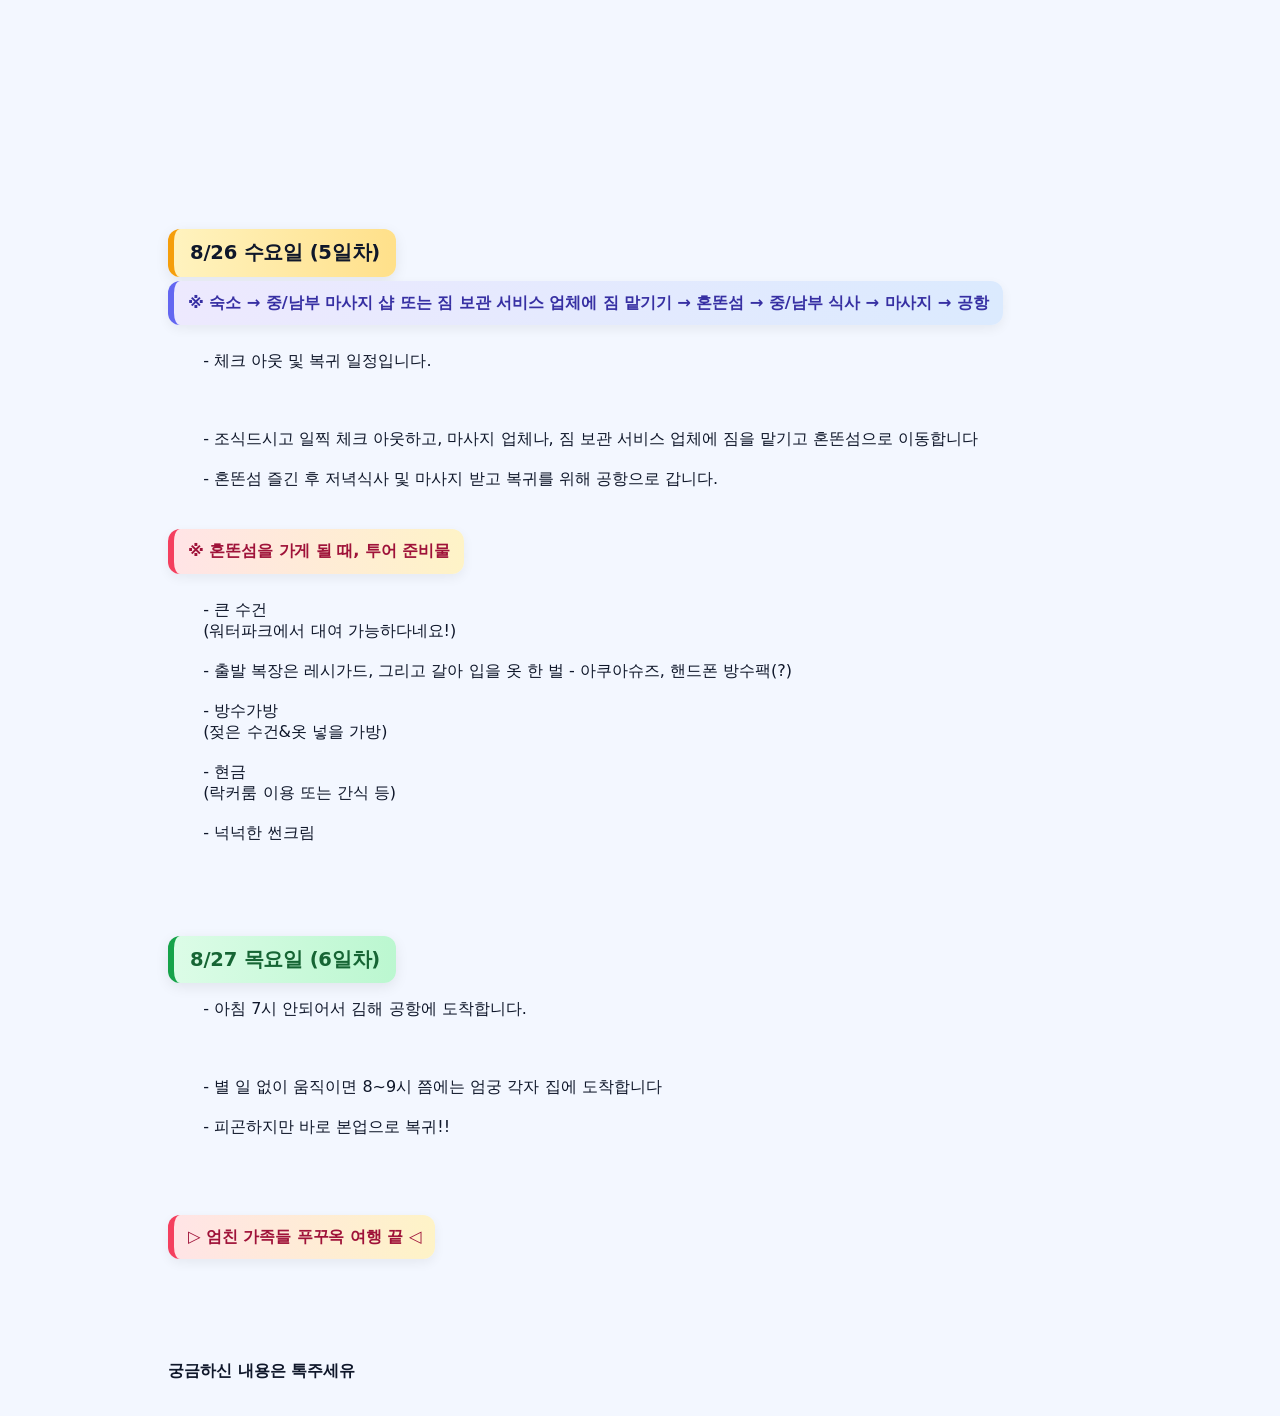
<file: tips.html>
<!doctype html>
<html lang="ko">
<head>
  <meta charset="utf-8" />
  <meta name="viewport" content="width=device-width,initial-scale=1" />
  <title>엄친 가족들 푸꾸옥 여행 일정</title>
  <link rel="stylesheet" href="./styles.css" />
  <style>
    .dayTitle{
      display:inline-block;
      font-size:1.22rem;
      font-weight:900;
      color:#0f172a;
      background:linear-gradient(90deg, #fff3bf 0%, #ffe08a 100%);
      padding:10px 16px;
      border-left:6px solid #f59e0b;
      border-radius:12px;
      box-shadow:0 4px 14px rgba(0,0,0,0.08);
      letter-spacing:-0.2px;
      line-height:1.4;
    }

    .dayTitle--start{
      background:linear-gradient(90deg, #dbeafe 0%, #bfdbfe 100%);
      border-left-color:#2563eb;
      color:#0b3b8c;
    }

    .dayTitle--end{
      background:linear-gradient(90deg, #dcfce7 0%, #bbf7d0 100%);
      border-left-color:#16a34a;
      color:#166534;
    }

    .toc .tocLink{
      font-weight:800;
    }

    .noticeTitle{
      display:inline-block;
      font-weight:900;
      font-size:1.02rem;
      padding:10px 14px;
      border-radius:12px;
      line-height:1.5;
      margin:4px 0 10px;
      box-shadow:0 4px 12px rgba(0,0,0,0.06);
      letter-spacing:-0.1px;
    }

    .noticeMain{
      background:linear-gradient(90deg, #ede9fe 0%, #dbeafe 100%);
      color:#3730a3;
      border-left:6px solid #6366f1;
    }

    .noticeSub{
      background:linear-gradient(90deg, #ffe4e6 0%, #fef3c7 100%);
      color:#9f1239;
      border-left:6px solid #f43f5e;
    }
  </style>
</head>
<body>
  <div class="wrap" id="top">
    <div class="topbar">
      <div class="menuWrap">
        <button class="menuBtn" id="menuBtn" type="button">☰ 목록</button>
        <div class="menuPanel" id="menuPanel">
          <a class="menuItem" href="./ready.html">준비물</a>
          <a class="menuItem" href="./tips.html">일정</a>
          <a class="menuItem" href="./spots.html">관광</a>
          <a class="menuItem" href="./food.html">맛집</a>
          <a class="menuItem" href="./마사지.html">마사지</a>
          <a class="menuItem" href="./resort.html">숙소 정보(빈펄 원더월드)</a>
          <a class="menuItem" href="./cost.html">비용 계산</a>
        </div>
      </div>
      <div class="badge"><a href="./index.html">← 메인</a></div>
    </div>

    <div class="pageLabel">엄친 가족들 푸꾸옥 여행 일정</div>

    <div class="header" id="top">
      <div class="title"></div>
    </div>

    <div class="hero">
      <img src="./assets/tip1.jpg" alt="tips" />
      <div class="heroText">
        <h1>전체 일정입니다</h1>
        <p>※ 8/24 월요일 오후부터 8/25 하루는 가족 자유 일정입니다!</p>
      </div>
    </div>
    <br><br>

    <div class="section">
      <h2>상세 일정</h2>

      <div class="toc" style="margin-bottom:14px;">
        <a class="tocLink" href="#day0">출발</a>
        <a class="tocLink" href="#day1">8/22 토요일 (1일차)</a>
        <a class="tocLink" href="#day2">8/23 일요일 (2일차)</a>
        <a class="tocLink" href="#day3">8/24 월요일 (3일차)</a>
        <a class="tocLink" href="#day4">8/25 화요일 (4일차)</a>
        <a class="tocLink" href="#day5">8/26 수요일 (5일차)</a>
        <a class="tocLink" href="#day6">8/27 목요일 (6일차)</a>
      </div>

      <div class="list">
        <div class="item">
          <br><br>
          <div class="h" id="day0"><span class="dayTitle dayTitle--start">출발</span><span></span></div>

          <p class="noticeTitle noticeSub">※ 엄궁에서 5시 15분에는 출발해야할 것 같아요</p><br><br>

          <p class="noticeTitle noticeSub">※ 여행 출발 준비물</p>
          <p class="indent">
            - 여권 / 충전기 / 보조배터리 / 상비약 등 개인 물품<br><br>
            - 필터 샤워기<br> (기본적으로 상수도 물이 더러워서 필수라고 하네요!)<br><br>
            - 멀티탭 <br>(전기 코드는 동일해서 돼지코는 필요 없는데, 필요하신 분은 멀티탭 정도 준비해가면 좋을 것 같아요)<br><br>
            - 그 외 레시가드와 아쿠아슈즈 그리고 썬크림 넉넉히 준비하시면 좋을 것 같습니다
          </p>

          <br><br><br><br><br><br><br><br>
          <div class="h" id="day1"><span class="dayTitle">8/22 토요일 (1일차)</span><span></span></div>

          <p class="noticeTitle noticeMain">◈ 공항 → 메오키친 식사(12시 예약 예정) → 킹콩마트 쇼핑 → 서울이발관 마사지(2시 예약) → 빈펄 원더월드 6시 Fire BBQ 예약</p>
          <p class="indent">
            - 입국할 때, 건강상태질문서/입국신고서를 모바일로 미리 작성 후 제공되는 QR을 스크린샷 해두면 패스트트랙 됩니다 ㅎㅎ<br><br>
            - 저희는 패스트트랙 예약해서 빠르게 공항에서 빠져나올 수 있을 듯해요<br><br>
            - 서울이발관에서 저희를 공항 픽업 후, 마사지 받은 후에는 빈펄까지 샌딩해주기로 했습니다<br><br>
            - 저녁식사는 Fire BBQ 미리 예약했습니다.<br><br>
            - 킹콩 마트 들려서 물이나 술 등, 숙소에서 먹을 가벼운 주전부리를 구매해서 숙소로 가면 좋을 것 같아요<br><br>
            - (물이 안맞아서 배탈나는 아이나 어른들도 간혹 있다더라구여, 그래서 한국에서 챙겨가는 사람도 있어요)<br><br>
          </p>

          <br><br><br><br><br><br><br><br>
          <div class="h" id="day2"><span class="dayTitle">8/23 일요일 (2일차)</span><span></span></div>

          <p class="noticeTitle noticeMain">◈ 숙소 → 킹콩마트 → 호핑투어 → 빈산 → 쯔엉동 야시장 → 마사지 → 숙소</p>
          <p class="indent">
            - 크레이지 호핑 투어 일정입니다<br><br>
            - 오전에 조식 호로록하고 빈펄 버스를 타고 쯔엉동 야시장 입구로 가서 11시 50분 쯤 호핑 투어 업체에서 저희를 픽업할 예정이에요<br><br>
            - 호핑투어에, 한국인 가이드, 점심 식사, 맥주, 음료, 스노클링 장비, 멀미약 등 구비되어 있습니다.<br><br>
            - 저녁 6시 쯤 호핑 투어 마치고 다시 중부로 와서, 빈산(해산물 레스토랑), 쯔엉동 야시장, 마사지 후 복귀할 계획입니다<br><br>
            - (피곤하다면 바로 버스타고 숙소로 와서 룸서비스 식사하고 그랜드월드 가서 마사지 받아도 좋아요)<br><br>
            - 시내에 있을 땐, 쯔엉동 야시장 주변 구경할 생각입니다.<br><br>
          </p>

          <br><br>
          <p class="noticeTitle noticeSub">※ 호핑투어 준비물</p>
          <p class="indent">
            - 큰 수건. <br>(레시가드를 입고 있더라도 추울 수 있어서 애들 덮어 줄 타올이 있어야할 듯 해요. 호텔 비치타올 가져가면 될 듯?)<br><br>
            - 출발 복장은 레시가드, 그리고 갈아 입을 옷 한 벌
            - 아쿠아슈즈, 핸드폰 방수팩(?)<br><br>
            - 방수가방<br>(젖은 수건&옷 넣을 가방)<br><br>
            - 개인 당 매너 팁 5만동 or 2달러 <br>(안주고 싶은데 거의 뭐 강제인 듯 합니다ㅠ)<br><br>
            - 넉넉한 썬크림
          </p>

          <br><br><br><br><br><br><br><br>
          <div class="h" id="day3"><span class="dayTitle">8/24 월요일 (3일차)</span><span></span></div>

          <p class="noticeTitle noticeMain">◈ 숙소 → 사파리 → 숙소 → 자유 일정</p>
          <p class="indent">
            - 사파리 투어 일정입니다<br><br>
            - 오전에 조식 호로록하고 빈펄 버스를 타고 사파리로 이동합니다<br><br>
            - 저희는 단체로 사파리를 돌아 다니며 구경할 계획입니다.<br><br>
            - (혹시 vip 투어가 혹 땡긴다면, 8시 쯤 일찍 가서 줄을 서야 합니다!) <br><br>
            - 점심 식사는 사파리 안 레스토랑에서 가능합니다<br><br>
            - 점심 쯤 사파리 구경이 끝나면, 가족 자유 여행 입니다.<br><br>
            - 오후에 편안하게 호캉스 좋고, 빈원더스도 좋고, 그랜드월드 구경가서 놀다와도 좋고, 중/남부 가고 싶은 가족은 다녀오셔도 좋고~<br><br>
            - 그랜드월드가 인접해 있어서 언제든 가서 먹을 수도 있고, 룸서비스도 괜찮은 편이라, 때마다 의논하면 될 것 같아요<br><br>
          </p>

          <br><br>
          <p class="noticeTitle noticeSub">※ 사파리 투어 준비물</p>
          <p class="indent">
            - 넓은 모자 또는 양산<br>(햇빛에 힘들 수 있어유)<br><br>
            - 긴팔/쿨토시(?) <br>(사파리 가서 쪄 죽을 뻔 했다는 사람이 많더라구여)<br><br>
            - 모기 기피제 <br>(아무래도 위치가 산이라서 필요하다는 사람이 많아요)<br><br>
            - 약간의 현금<br>(먹이주기 체험을 위함)
          </p><br>

          <p class="noticeTitle noticeSub">※ 만약, 빈원더스를 가게 될 때, 투어 준비물</p>
          <p class="indent">
            - 큰 수건.<br>(이것도 호텔 비치타올 가져가면 될 듯 합니다)<br><br>
            - 출발 복장은 레시가드, 그리고 갈아 입을 옷 한 벌
            - 아쿠아슈즈, 핸드폰 방수팩(?)<br><br>
            - 방수가방<br>(젖은 수건&옷 넣을 가방)<br><br>
            - 현금<br>(락커룸 이용 또는 간식 등)<br><br>
            - 넉넉한 썬크림
          </p>

          <br><br><br><br><br><br><br><br>
          <div class="h" id="day4"><span class="dayTitle">8/25 화요일 (4일차)</span><span></span></div>

          <p class="noticeTitle noticeSub">※ 가족 자유 일정</p>
          <p class="indent">
            - 호캉스도 좋고, 가까운 빈원더스 가보는 것도 좋구여, 관광 여행이 필요하다면 푸꾸옥 남부 여행 추천합니다<br><br>
            - 남부에는 선셋타운 버기투어, 심포니 쑈, 키쓰브릿지쑈 등 남부 구경 거리가 많아서 추천해요!!<br><br>
            - 여행 중에 얘기 나눠서, 같이 다니든, 따로 다니든 하면 될 듯 합니다<br><br>
          </p>

          <br><br><br><br><br><br><br><br><br><br><br><br>
          <div class="h" id="day5"><span class="dayTitle">8/26 수요일 (5일차)</span><span></span></div>

          <p class="noticeTitle noticeMain">※ 숙소 → 중/남부 마사지 샵 또는 짐 보관 서비스 업체에 짐 맡기기 → 혼똔섬 → 중/남부 식사 → 마사지 → 공항</p>
          <p class="indent">
            - 체크 아웃 및 복귀 일정입니다.<br><br><br><br>
            - 조식드시고 일찍 체크 아웃하고, 마사지 업체나, 짐 보관 서비스 업체에 짐을 맡기고 혼똔섬으로 이동합니다<br><br>
            - 혼똔섬 즐긴 후 저녁식사 및 마사지 받고 복귀를 위해 공항으로 갑니다.<br><br>
          </p>

          <p class="noticeTitle noticeSub">※ 혼똔섬을 가게 될 때, 투어 준비물</p>
          <p class="indent">
            - 큰 수건<br>(워터파크에서 대여 가능하다네요!)<br><br>
            - 출발 복장은 레시가드, 그리고 갈아 입을 옷 한 벌
            - 아쿠아슈즈, 핸드폰 방수팩(?)<br><br>
            - 방수가방<br>(젖은 수건&옷 넣을 가방)<br><br>
            - 현금<br>(락커룸 이용 또는 간식 등)<br><br>
            - 넉넉한 썬크림
          </p>

          <br><br><br><br>
          <div class="h" id="day6"><span class="dayTitle dayTitle--end">8/27 목요일 (6일차)</span><span></span></div>

          <p class="indent">
            - 아침 7시 안되어서 김해 공항에 도착합니다.<br><br><br><br>
            - 별 일 없이 움직이면 8~9시 쯤에는 엄궁 각자 집에 도착합니다 <br><br>
            - 피곤하지만 바로 본업으로 복귀!!<br><br>
          </p>

          <br><br>
          <p class="noticeTitle noticeSub">▷ 엄친 가족들 푸꾸옥 여행 끝 ◁</p>
          <p class="indent"></p>
        </div>

        <br><br><br><br>
        <div class="item">
          <div class="h"><b>궁금하신 내용은 톡주세유</b><span></span></div>
          <p></p>
        </div>
      </div>
    </div>

    <a class="toTop" href="#top" aria-label="맨 위로">↑ TOP</a>
  </div>

  <script>
    (function(){
      const btn = document.getElementById("menuBtn");
      const panel = document.getElementById("menuPanel");
      if(!btn || !panel) return;

      btn.addEventListener("click", () => {
        panel.classList.toggle("open");
      });

      document.addEventListener("click", (e) => {
        if(!panel.classList.contains("open")) return;
        if(panel.contains(e.target) || btn.contains(e.target)) return;
        panel.classList.remove("open");
      });
    })();
  </script>
</body>
</html>
</file>
<file: styles.css>
:root{
  --bg:#f3f7ff;
  --card:#ffffff;
  --text:#0f172a;
  --muted:#52607a;
  --line:rgba(15,23,42,.14);
  --accent:#3b82f6;
}

*{box-sizing:border-box}
body{
  margin:0;
  font-family: system-ui, -apple-system, Segoe UI, Roboto, "Noto Sans KR", sans-serif;
  background:
    radial-gradient(900px 520px at 15% 0%, rgba(59,130,246,.12), transparent 60%),
    radial-gradient(900px 520px at 85% 10%, rgba(34,197,94,.10), transparent 55%),
    radial-gradient(900px 520px at 50% 110%, rgba(168,85,247,.10), transparent 55%),
    var(--bg);
  color:var(--text);
}

a{color:inherit;text-decoration:none}

.wrap{
  max-width: 980px;
  margin: 0 auto;
  padding: 18px;
}

/* ===== Top dropdown menu ===== */
.topbar{
  display:flex;
  align-items:center;
  justify-content:space-between;
  gap:12px;
  margin:0 0 14px;
}

/* sticky topbar */
.topbar--sticky{
  position: sticky;
  top: 0;
  z-index: 1000;
  background: rgba(243,247,255,.90);
  backdrop-filter: blur(10px);
  border-bottom: 1px solid var(--line);
  padding: 10px 0;
}

.menuWrap{ position:relative; }

.menuBtn{
  border:1px solid var(--line);
  background:rgba(255,255,255,.85);
  color:var(--text);
  padding:10px 12px;
  border-radius:12px;
  font-weight:800;
  cursor:pointer;
  box-shadow: 0 10px 24px rgba(2,6,23,.06);
}
.menuBtn:hover{
  background:#ffffff;
  border-color: rgba(59,130,246,.25);
}
.menuBtn:active{transform:translateY(1px)}

.menuPanel{
  position:absolute;
  top:44px;
  left:0;
  width:280px;
  border:1px solid var(--line);
  background: var(--card);
  border-radius:14px;
  padding:10px;
  display:none;
  z-index:999;
  box-shadow: 0 12px 30px rgba(2,6,23,.12);
}
.menuPanel.open{display:block;}

.menuItem{
  display:block;
  width:100%;
  text-align:left;
  border:1px solid rgba(15,23,42,.10);
  background:rgba(255,255,255,.95);
  color:var(--text);
  padding:10px 12px;
  border-radius:12px;
  font-weight:800;
  margin-bottom:8px;
}
.menuItem:last-child{margin-bottom:0;}
.menuItem:hover{
  border-color:rgba(59,130,246,.35);
  background:#ffffff;
}

/* ===== Title centered in topbar ===== */
.topbar--withTitle{
  position: relative;
}
.topbarTitle{
  position:absolute;
  left:50%;
  transform:translateX(-50%);
  font-weight:900;
  font-size:18px;
  letter-spacing:.2px;
  white-space:nowrap;
  overflow:hidden;
  text-overflow:ellipsis;
  max-width:70%;
  pointer-events:none;
}

/* 오른쪽 균형용(빈 배지) */
.badge{
  font-size:12px;
  color:var(--muted);
  border:1px solid var(--line);
  padding:6px 10px;
  border-radius:999px;
  background:rgba(255,255,255,.75);
}

/* ===== Index banner image (B안: 사진 자체가 가로로 편집되어 있다고 가정) ===== */
.banner{
  width:100%;
  max-width: 980px;
  margin: 0 auto;
  padding: 0 18px 22px;
  box-sizing: border-box;
}

.banner img{
  width:100%;
  height: auto;           /* ✅ 사진 비율 그대로 “쭉” 보임 */
  display:block;
  border-radius:18px;
  border:1px solid var(--line);
  box-shadow: 0 14px 34px rgba(2,6,23,.10);
}



/* ✅ 상단바: 왼쪽 목록 고정 + 가운데 제목 */
.topbar--withTitle .topbar{
  display: grid !important;
  grid-template-columns: auto 1fr auto !important;
  align-items: center !important;
  justify-content: initial !important;
}

.topbarTitle{
  position: static !important;      /* absolute 해제 */
  transform: none !important;
  left: auto !important;

  justify-self: center !important;
  font-weight: 900;
  font-size: 18px;
  letter-spacing: .2px;
  white-space: nowrap;
  overflow: hidden;
  text-overflow: ellipsis;
  max-width: 70vw;
  pointer-events: none;
}

/* 오른쪽 빈 배지 폭을 메뉴버튼 정도로 맞춰서 제목이 진짜 가운데 오게 */
.topbar--withTitle .badge{
  min-width: 56px;
}

/* 5칸 정도 들여쓰기 느낌(기기/폰트마다 조금 다름) */
.indent{
  padding-left: 2.2em;   /* " " 5칸 비슷한 폭 */
}

/* 빨간 굵은 '※ 준비물' */
.noticeTitle{
  padding-left: 2.2em;   /* 제목도 같은 위치로 맞추기(원하면 제거) */
  color: #d10000;
  font-weight: 700;
  margin: 8px 0 4px;
}



/* ✅ 모바일에서 가로 스크롤(오른쪽 튐) 방지 */
html, body {
  overflow-x: hidden;
}

/* ✅ 모든 이미지가 화면 너비를 넘지 않게 */
img {
  max-width: 100%;
  height: auto;
  display: block; /* 이미지 아래 이상한 여백 방지 */
}

/* ✅ tips의 hero 이미지(위 배너) 확실히 고정 */
.hero img {
  width: 100%;
  max-width: 100%;
  height: auto;
  object-fit: cover; /* 필요 없으면 지워도 됨 */
}


/* ===== spots: 목차(앵커 링크) ===== */
.toc{
  margin-top: 10px;
  display: flex;
  flex-direction: column; /* ✅ 세로로 한 줄씩 */
  gap: 10px;              /* ✅ 버튼 사이 간격 */
  align-items: flex-start; /* 왼쪽 정렬 */
}

.tocLink{
  border:1px solid var(--line);
  background:rgba(255,255,255,.85);
  padding:8px 10px;
  border-radius:12px;
  font-weight:800;
  box-shadow: 0 10px 24px rgba(2,6,23,.06);

}

.tocLink:hover{
  background:#fff;
  border-color: rgba(59,130,246,.25);
}

/* ===== spots: 섹션 카드 ===== */
.spotSection h2{
  margin-bottom: 10px;
}

.spotCard{
  border:1px solid var(--line);
  background: var(--card);
  border-radius:18px;
  overflow:hidden;
  box-shadow: 0 14px 34px rgba(2,6,23,.10);
}

.spotImg{
  width:100%;
  height:auto;
  display:block;
}

.spotDesc{
  margin: 0;
  padding: 14px 14px 16px;
  color: var(--text);
  line-height: 1.6;
}

/* ===== 맨 위로 버튼(화면 하단 고정) ===== */
.toTop{
  position: fixed;
  right: 16px;
  bottom: 16px;
  z-index: 2000;

  border: 1px solid var(--line);
  background: rgba(255,255,255,.92);
  border-radius: 999px;
  padding: 10px 12px;
  font-weight: 900;
  box-shadow: 0 14px 34px rgba(2,6,23,.14);
}

.toTop:active{
  transform: translateY(1px);
}


.spotLinks{
  padding: 0 14px 16px;
}

.linkBtn{
  display: inline-block;
  border: 1px solid var(--line);
  background: rgba(255,255,255,.92);
  border-radius: 12px;
  padding: 10px 12px;
  font-weight: 800;
  box-shadow: 0 10px 24px rgba(2,6,23,.06);
}

.linkBtn:hover{
  border-color: rgba(59,130,246,.35);
  background: #fff;
}


/* 버튼 영역: 카드 테두리에서 떨어지게 + 여러 버튼 정렬 */
.spotLinks{
  padding: 0 14px 16px;   /* ✅ 좌우/아래 여백 */
  display: flex;
  flex-wrap: wrap;         /* ✅ 버튼 많으면 자동 줄바꿈 */
  gap: 10px;               /* ✅ 버튼 사이 간격 */
}


.pageLabel{
  font-weight: 900;
  font-size: 14px;
  color: var(--muted);
  margin: 0 0 10px;
}
/* ===== 비용 계산 페이지 ===== */
.calcGrid{
  border:1px solid var(--line);
  background: var(--card);
  border-radius:18px;
  padding: 14px;
  box-shadow: 0 14px 34px rgba(2,6,23,.08);
}

.calcRow{
  display:flex;
  align-items:center;
  justify-content:space-between;
  gap:12px;
  padding: 10px 0;
}

.calcLabel{
  font-weight: 800;
  color: var(--text);
  font-size: 14px;
}

.calcInput{
  width: 140px;
  max-width: 45vw;
  border:1px solid var(--line);
  border-radius:12px;
  padding:10px 12px;
  background: rgba(255,255,255,.92);
  font-weight: 800;
}

.calcHr{
  border: none;
  border-top: 1px solid var(--line);
  margin: 10px 0;
}

.resultBox{
  border:1px solid var(--line);
  background: var(--card);
  border-radius:18px;
  padding: 14px;
  box-shadow: 0 14px 34px rgba(2,6,23,.08);
}

.resultRow{
  display:flex;
  align-items:center;
  justify-content:space-between;
  padding: 10px 0;
}

.resultLabel{
  color: var(--muted);
  font-weight: 800;
}

.resultValue{
  font-weight: 900;
}

.resultRow.total{
  border-top: 1px solid var(--line);
  margin-top: 8px;
  padding-top: 14px;
}


.tableWrap{
  border:1px solid var(--line);
  background: var(--card);
  border-radius:18px;
  overflow-x: auto;       /* ✅ 가로 스크롤 허용 */
  overflow-y: hidden;
  -webkit-overflow-scrolling: touch; /* ✅ iOS 부드러운 스크롤 */
  box-shadow: 0 14px 34px rgba(2,6,23,.08);
}

/* 테이블이 너무 줄어들지 않게 최소 폭 확보 */
.costTable{
  table-layout: fixed; 
  border-collapse: collapse;
  font-size: 14px;
}

.costTable th, .costTable td{
  border-bottom: 1px solid var(--line);
  padding: 10px;
  vertical-align: middle;
}

.costTable th{
  background: rgba(243,247,255,.8);
  text-align: left;
  font-weight: 900;
}

.costTable td.num, .costTable th.num{
  text-align: right;
}

.costTable input[type="number"]{
  width: 96px;
  max-width: 30vw;
  border:1px solid var(--line);
  border-radius:12px;
  padding:8px 10px;
  font-weight: 800;
  background: rgba(255,255,255,.92);
}

.costTable input[type="checkbox"]{
  transform: scale(1.1);
}


/* ===== cost: 가족 프리셋 버튼 ===== */
.presetBar{
  display:flex;
  flex-wrap: wrap;
  gap: 10px;
  margin: 10px 0 12px;
}

.presetBtn{
  border:1px solid var(--line);
  background: rgba(255,255,255,.92);
  border-radius: 12px;
  padding: 10px 12px;
  font-weight: 900;
  cursor: pointer;
  box-shadow: 0 10px 24px rgba(2,6,23,.06);
}

.presetBtn:hover{
  border-color: rgba(59,130,246,.35);
  background:#fff;
}

.presetBtn--ghost{
  opacity: .85;
}
.calcStrong{
  font-weight: 900;
}
.hintText{
  color: var(--muted);
  font-size: 12px;
  line-height: 1.5;
  margin-top: 10px;
}



/* ✅ 숫자/소계는 줄바꿈 방지(보기 깔끔) */
.costTable td.num,
.costTable th.num,
.costTable td.subtotal{
  white-space: nowrap;
}


/* ✅ 비용표: 칸 폭을 강제로 잡아서 '항목'이 줄바꿈 되게 */
.costTable{ table-layout: fixed; }

/* 선택(체크박스) */
.costTable th:nth-child(1),
.costTable td:nth-child(1){
  width: 44px;          /* 30은 패딩 때문에 거의 불가능 */
  padding: 8px 6px;     /* ✅ 첫 칸 좁게 */
}

/* 항목 */


/* 소계/단가/수량 */
.costTable th:nth-child(3), .costTable td:nth-child(3){ width: 120px; white-space: nowrap; }
.costTable th:nth-child(4), .costTable td:nth-child(4){ width: 110px; white-space: nowrap; }
.costTable th:nth-child(5), .costTable td:nth-child(5){ width: 80px;  white-space: nowrap; }


/* ✅ cost.html 테이블에서 input이 칸을 밀지 못하게 강제 */
#costTable{
  table-layout: fixed;
  width: 100%;
}

/* ✅ number input이 vw로 커지지 않게 */
#costTable input[type="number"]{
  width: 90px !important;     /* 필요하면 80~96 사이로 */
  max-width: none !important; /* ★ 30vw 무력화 */
  box-sizing: border-box;
}

/* 선택(체크박스) 칸도 실제로 줄이고 싶으면 padding까지 줄여야 함 */
#costTable th:nth-child(1),
#costTable td:nth-child(1){
  width: 44px !important;
  padding: 8px 6px !important;
}


/* ✅ cost.html 테이블은 항목을 auto로 쓰기 위해 fixed 해제 */
#costTable{
  table-layout: auto !important;
}


/* ✅ (핵심) 항목 칸: auto + 최대폭 제한 => 글 끝나면 단가가 바로 붙음 */
#costTable{
  table-layout: auto !important;   /* auto로 계산 */
  width: 100%;
}

/* 선택칸: 최소한만 */
#costTable th:nth-child(1),
#costTable td:nth-child(1){
  width: 44px;
  padding: 8px 6px;
}

/* 항목칸: 고정폭 금지! 대신 최대폭만 제한 */
#costTable th:nth-child(2),
#costTable td:nth-child(2){
  width: auto !important;
  max-width: 200px;                /* ✅ 여기 숫자만 줄이면 공백이 확 줄어듦 (160~220 추천) */
  white-space: nowrap;             /* ✅ 한 줄로 끝내고 */
  overflow: hidden;
  text-overflow: ellipsis;         /* ✅ 길면 ... 처리 */
}

/* 숫자칸은 고정폭(드래그 시 안정적) */
#costTable th:nth-child(3), #costTable td:nth-child(3){ width: 120px; white-space: nowrap; }
#costTable th:nth-child(4), #costTable td:nth-child(4){ width: 90px;  white-space: nowrap; }
#costTable th:nth-child(5), #costTable td:nth-child(5){ width: 120px; white-space: nowrap; }

/* number input이 칸을 밀지 못하게 */
#costTable input[type="number"]{
  width: 90px !important;
  max-width: none !important;
  box-sizing: border-box;
}

/* ✅ cost 테이블: 남는 폭을 항목이 먹지 않게 (내용만큼만 폭을 가짐) */
#costTable{
  table-layout: auto !important;
  width: max-content !important;   /* ★ 핵심: 100% 금지 */
  min-width: 0 !important;         /* ★ 720px 강제 해제 */
  display: inline-table;           /* 내용 기반 폭 계산 안정화 */
}

/* wrapper는 스크롤만 담당 */
.tableWrap{
  overflow-x: auto;
}

/* 숫자 입력칸이 폭 밀지 않게 */
#costTable input[type="number"]{
  width: 90px !important;
  max-width: none !important;
  box-sizing: border-box;
}

/* 항목은 필요하면 줄바꿈/말줄임 중 택1 */
#costTable td:nth-child(2){
  white-space: nowrap;        /* 한 줄 */
  overflow: hidden;
  text-overflow: ellipsis;    /* 길면 ... */
}


/* ===== 숙소 분담: 집별 인원 입력 정렬 ===== */
.villaSplit{
  display: grid;
  grid-template-columns: 84px 1fr; /* 왼쪽: 인원 입력칸 고정, 오른쪽: 금액 */
  align-items: center;
  gap: 12px;
  width: 100%;
}

.villaSplit .calcInput{
  width: 84px;          /* 입력칸 폭 고정 */
  max-width: 84px;
  text-align: center;   /* 숫자 가운데 정렬 */
  padding: 10px 10px;   /* 기존과 비슷하게 */
}

.villaSplit span{
  justify-self: end;    /* 금액을 오른쪽 끝으로 */
  font-weight: 900;
  white-space: nowrap;
}


/* ===== 숙소 분담(빈펄) 줄 정렬: 라벨/인원/금액 3열 고정 ===== */

/* 숙소 분담 박스 안의 각 줄을 3열 그리드로 */
.resultBox .resultRow{
  display: grid;
  grid-template-columns: 110px 90px 1fr; /* 라벨 / 입력 / 금액 */
  align-items: center;
  gap: 12px;
}

/* 왼쪽 라벨은 줄바꿈 금지 */
.resultBox .resultLabel{
  white-space: nowrap;
}

/* 가운데 입력칸 폭 고정 + 가운데 정렬 */
.resultBox .calcInput{
  width: 90px;
  max-width: 90px;
  text-align: center;
}

/* 오른쪽 값(금액)은 오른쪽 정렬 + 줄바꿈 금지 */
.resultBox .resultValue{
  justify-self: end;
  white-space: nowrap;
  font-weight: 900;
}

/* 그런데 "숙소총액/총인원(기준)" 줄은 값이 input이라 폭이 더 넓음 -> 예외 처리 */
.resultBox .resultRow:nth-child(1),
.resultBox .resultRow:nth-child(2){
  grid-template-columns: 110px 1fr;  /* 라벨 / 입력 */
}

/* 1~2줄의 value는 우측정렬 대신 기본 */
.resultBox .resultRow:nth-child(1) .resultValue,
.resultBox .resultRow:nth-child(2) .resultValue{
  justify-self: start;
  font-weight: 900;
}


/* ===== 숙소 분담 박스: 위 3줄은 기존처럼 오른쪽 정렬 ===== */

/* 위 3줄(숙소총액/총인원/1인당)은 flex로 복구 */
.resultBox .resultRow:nth-of-type(-n+3){
  display: flex !important;
  align-items: center;
  justify-content: space-between !important;
  gap: 12px;
}

/* 위 3줄의 오른쪽 값은 오른쪽에 붙게 */
.resultBox .resultRow:nth-of-type(-n+3) .resultValue{
  justify-self: auto !important;
  text-align: right;
  white-space: nowrap;
}

/* ===== 아래 4줄(집별)만 3열 그리드 ===== */
.resultBox .resultRow:nth-of-type(n+5):nth-of-type(-n+8){
  display: grid !important;
  grid-template-columns: 110px 90px 1fr; /* 라벨 / 인원 입력 / 금액 */
  align-items: center;
  gap: 12px;
}

.resultBox .resultRow:nth-of-type(n+5):nth-of-type(-n+8) .resultLabel{
  white-space: nowrap;
}

.resultBox .resultRow:nth-of-type(n+5):nth-of-type(-n+8) .calcInput{
  width: 90px;
  max-width: 90px;
  text-align: center;
}

.resultBox .resultRow:nth-of-type(n+5):nth-of-type(-n+8) .resultValue{
  justify-self: end !important;
  text-align: right;
  white-space: nowrap;
  font-weight: 900;
}
</file>
